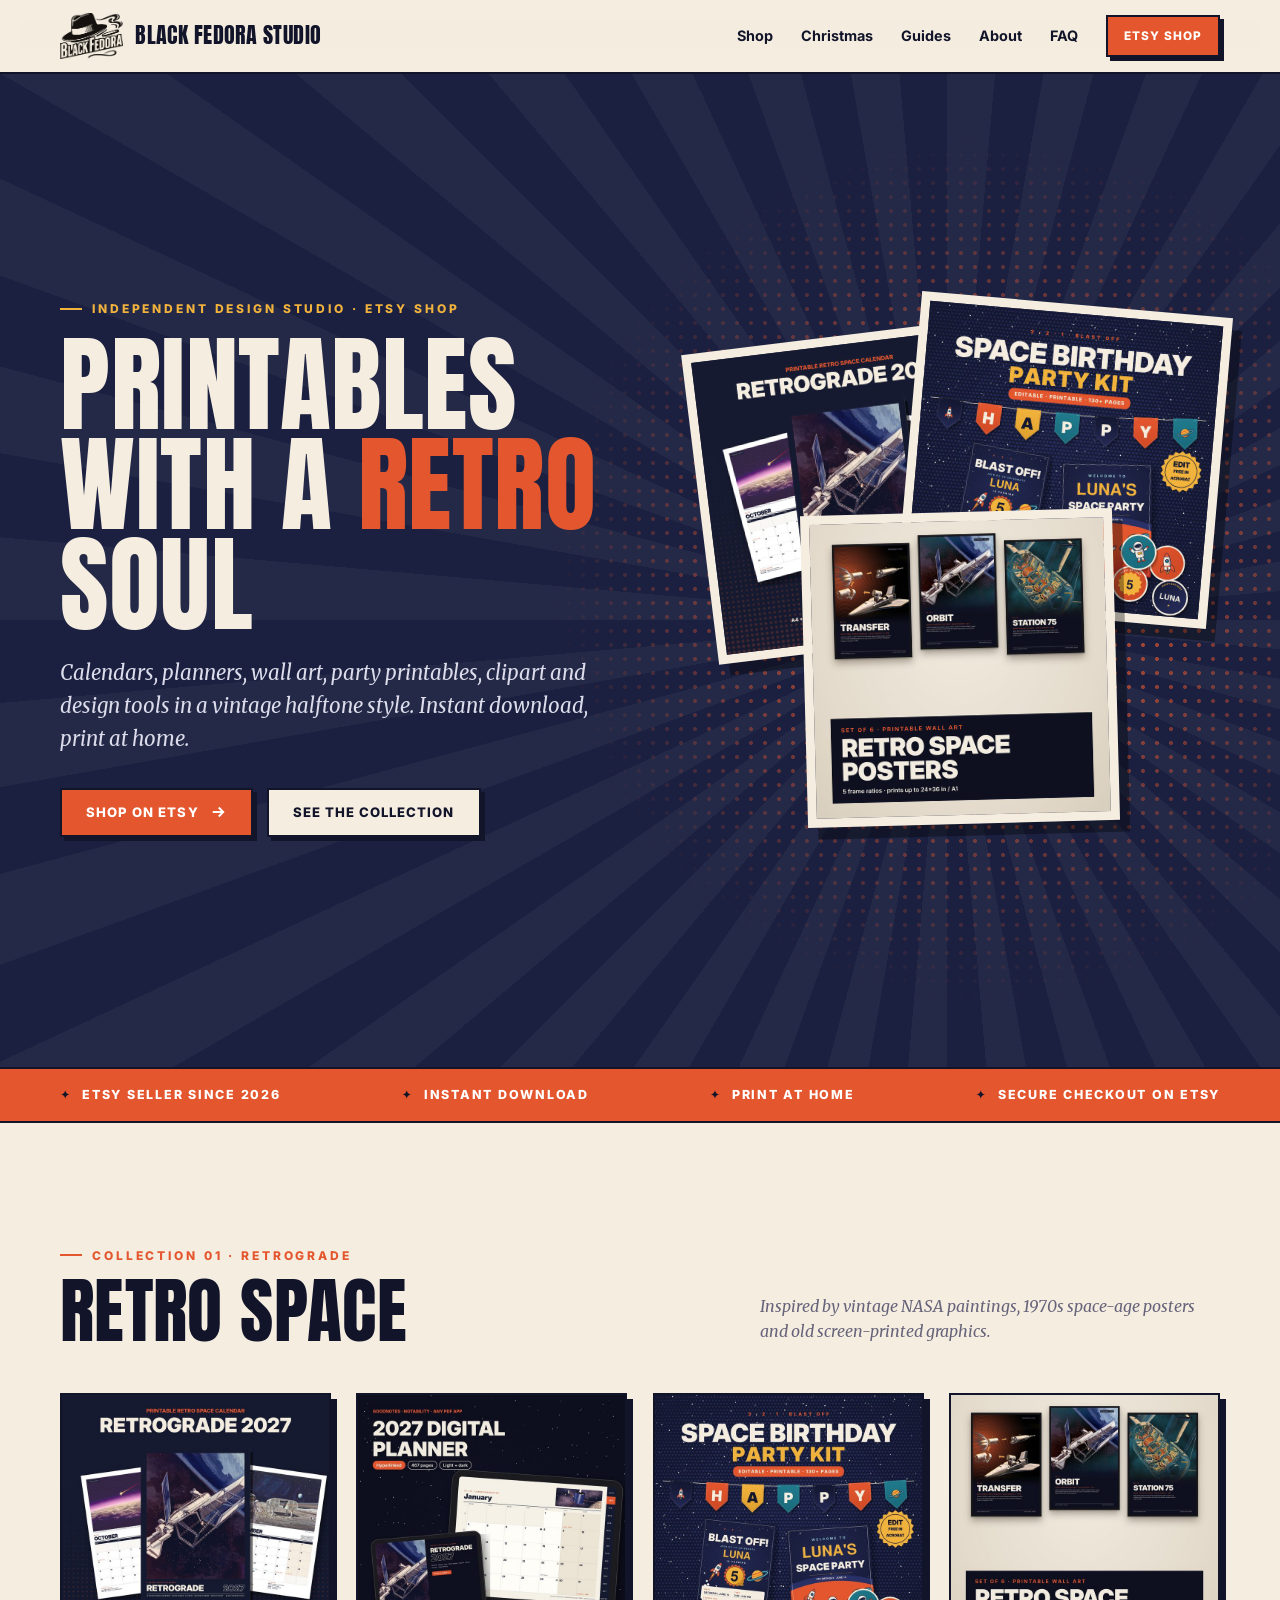
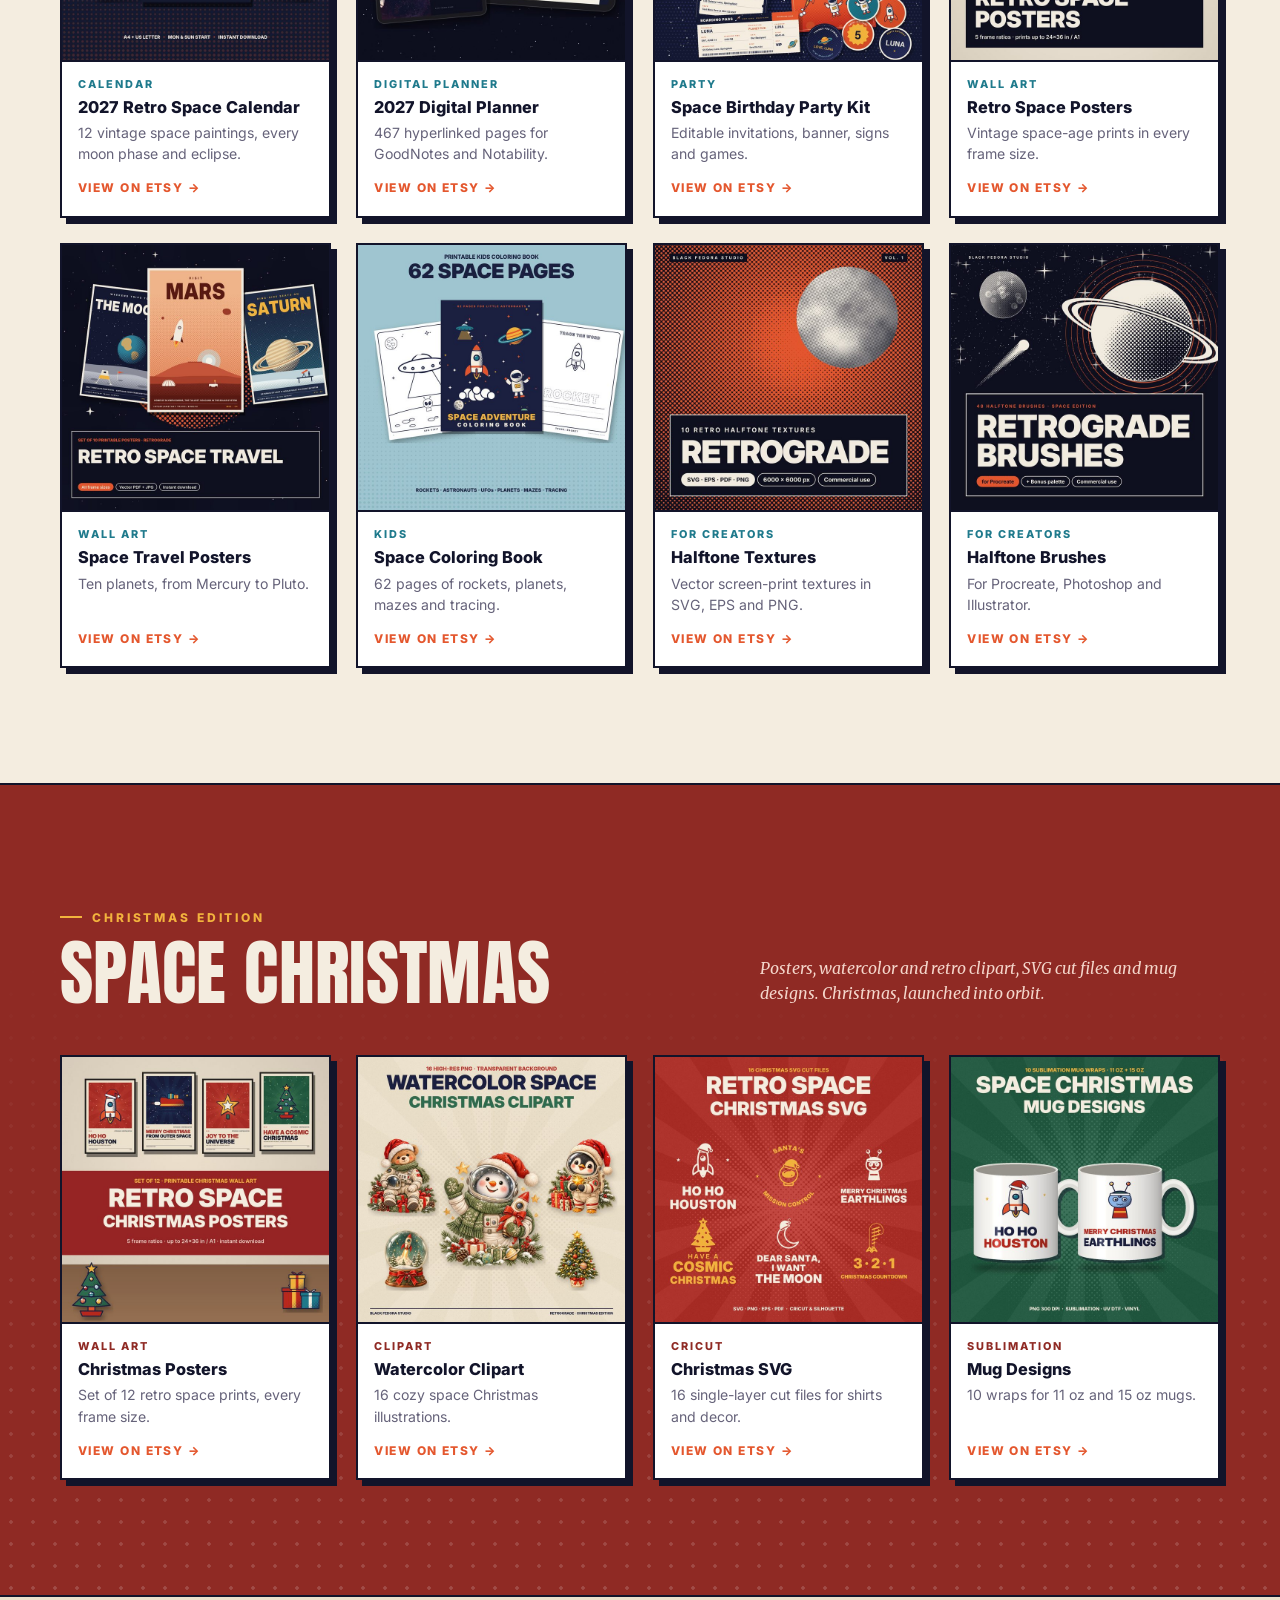
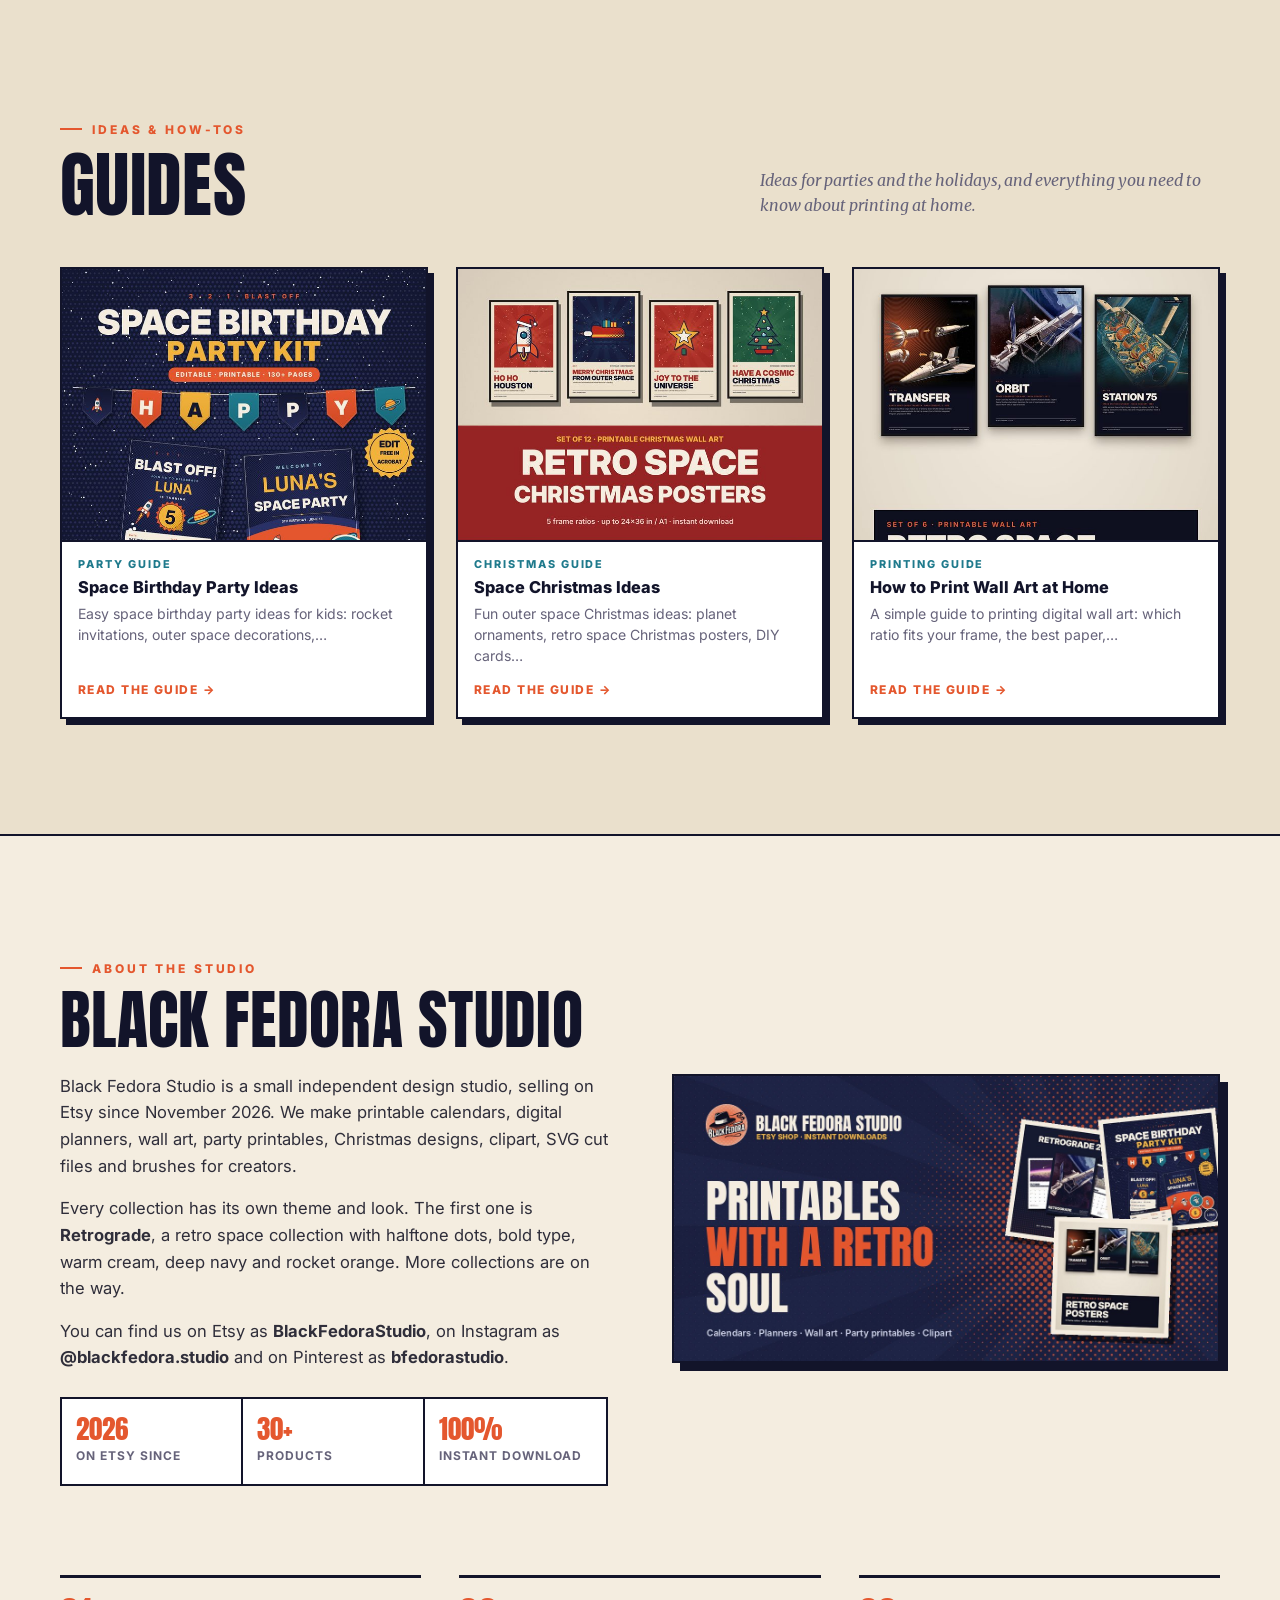
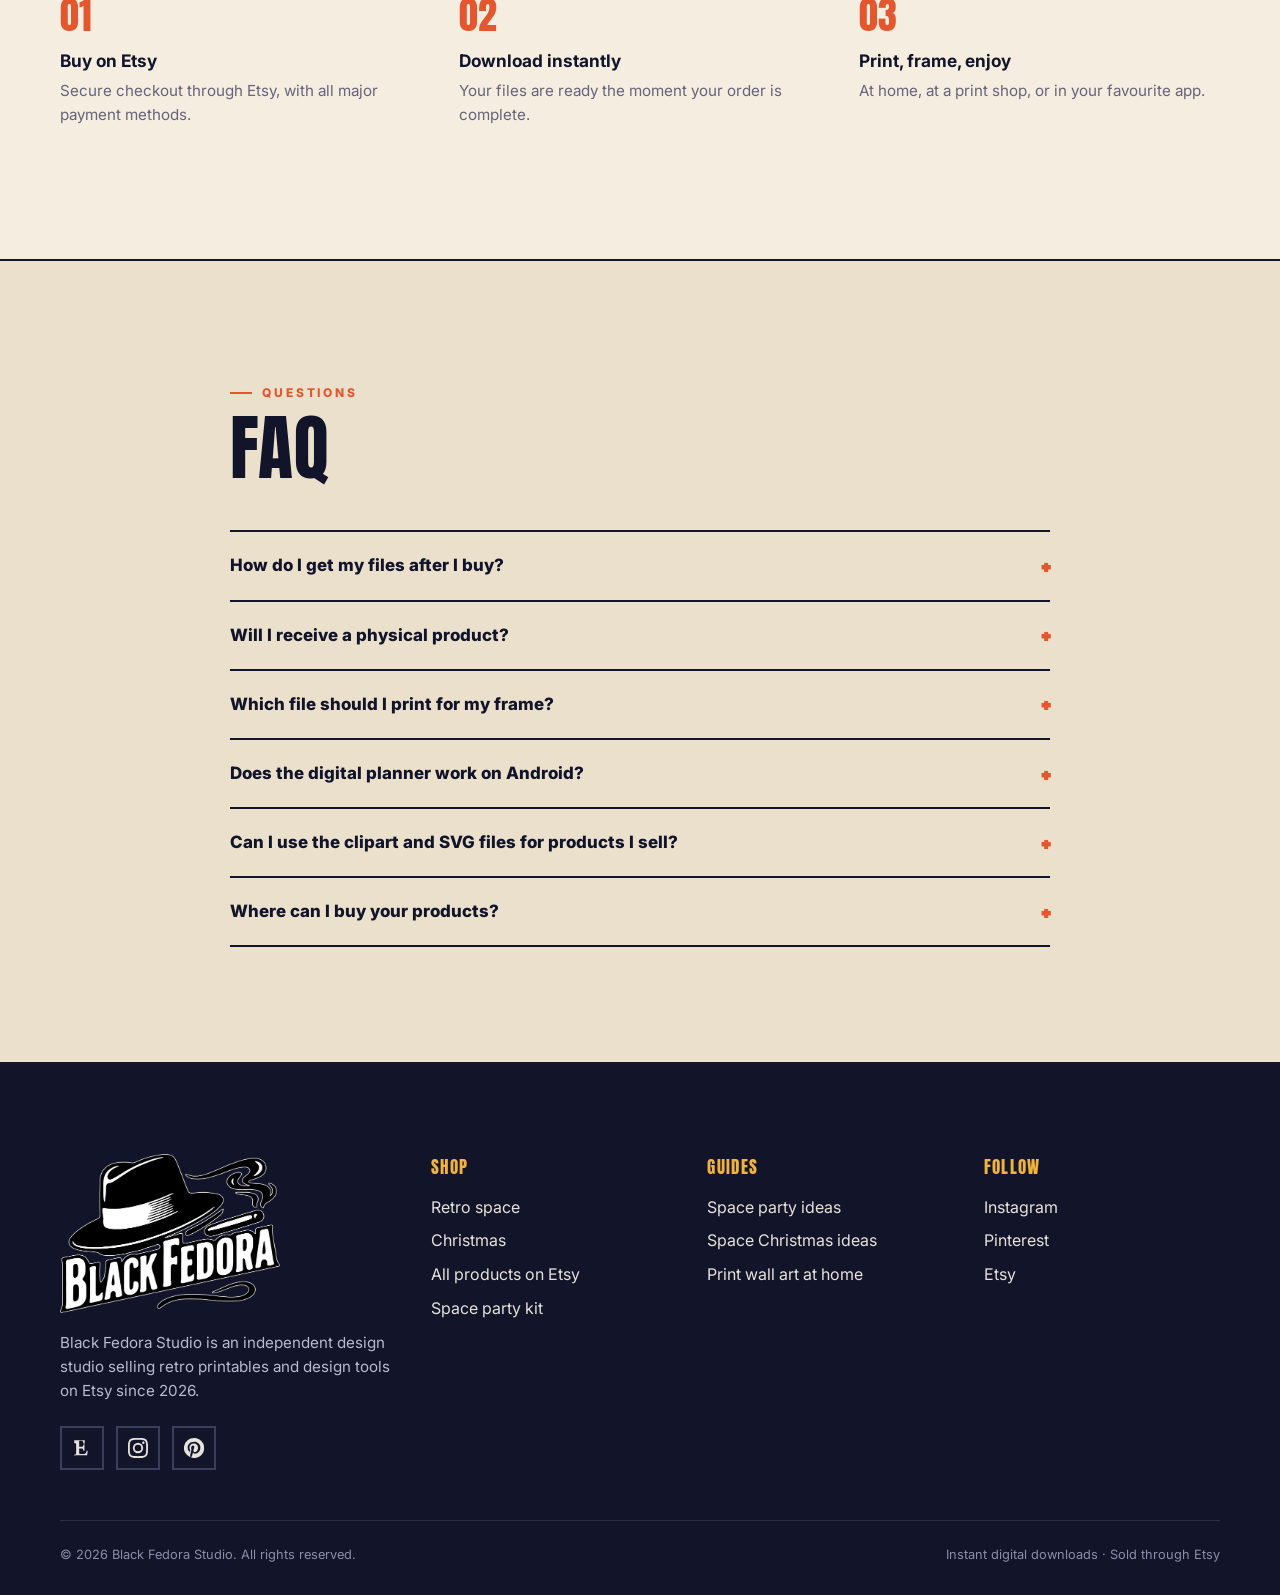
<file: index.html>
<!doctype html>
<html lang="en">
<head>
<meta charset="utf-8">
<meta name="viewport" content="width=device-width, initial-scale=1, viewport-fit=cover">
<title>Black Fedora Studio · Retro Printables, Wall Art & Planners on Etsy</title>
<meta name="description" content="Black Fedora Studio is an Etsy shop for retro printables: 2027 calendars, digital planners, space wall art, birthday party kits, Christmas posters, clipart, SVG cut files and Procreate brushes. Instant download.">
<meta name="author" content="Black Fedora Studio">
<meta name="robots" content="index, follow, max-image-preview:large">
<link rel="canonical" href="https://blackfedorastudio.github.io/">
<meta name="theme-color" content="#1B2040">
<meta property="og:site_name" content="Black Fedora Studio">
<meta property="og:type" content="website">
<meta property="og:title" content="Black Fedora Studio · Retro Printables, Wall Art & Planners on Etsy">
<meta property="og:description" content="Black Fedora Studio is an Etsy shop for retro printables: 2027 calendars, digital planners, space wall art, birthday party kits, Christmas posters, clipart, SVG cut files and Procreate brushes. Instant download.">
<meta property="og:url" content="https://blackfedorastudio.github.io/">
<meta property="og:image" content="https://blackfedorastudio.github.io/img/og.jpg">
<meta property="og:image:width" content="1200"><meta property="og:image:height" content="630">
<meta property="og:image:alt" content="Black Fedora Studio retro printables">
<meta property="og:locale" content="en_US">
<meta name="twitter:card" content="summary_large_image">
<meta name="twitter:title" content="Black Fedora Studio · Retro Printables, Wall Art & Planners on Etsy">
<meta name="twitter:description" content="Black Fedora Studio is an Etsy shop for retro printables: 2027 calendars, digital planners, space wall art, birthday party kits, Christmas posters, clipart, SVG cut files and Procreate brushes. Instant download.">
<meta name="twitter:image" content="https://blackfedorastudio.github.io/img/og.jpg">
<link rel="icon" href="favicon.ico" sizes="any">
<link rel="icon" type="image/png" sizes="32x32" href="img/favicon-32.png">
<link rel="icon" type="image/png" sizes="192x192" href="img/icon-192.png">
<link rel="apple-touch-icon" href="img/apple-touch-icon.png">
<link rel="manifest" href="site.webmanifest">
<link rel="preload" href="fonts/anton.woff" as="font" type="font/woff" crossorigin>
<link rel="preconnect" href="https://fonts.googleapis.com"><link rel="preconnect" href="https://fonts.gstatic.com" crossorigin>
<link href="https://fonts.googleapis.com/css2?family=Inter:wght@400;600;700;800&display=swap" rel="stylesheet">
<link rel="stylesheet" href="style.css">
<script type="application/ld+json">{"@context": "https://schema.org", "@type": "OnlineStore", "@id": "https://blackfedorastudio.github.io/#org", "name": "Black Fedora Studio", "alternateName": ["BlackFedoraStudio", "Black Fedora"], "url": "https://blackfedorastudio.github.io/", "logo": "https://blackfedorastudio.github.io/img/icon-512.png", "image": "https://blackfedorastudio.github.io/img/og.jpg", "description": "Black Fedora Studio is an independent design studio and Etsy seller since 2026, selling instant digital downloads: printable calendars, digital planners, wall art, party printables, Christmas designs, clipart, SVG cut files and halftone brushes.", "foundingDate": "2026-11", "slogan": "Printables with a retro soul", "sameAs": ["https://www.etsy.com/shop/BlackFedoraStudio", "https://www.instagram.com/blackfedora.studio/", "https://gr.pinterest.com/bfedorastudio/"], "knowsAbout": ["Printable wall art", "2027 printable calendar", "Digital planner", "GoodNotes planner", "Space birthday party printables", "Christmas printables", "Clipart", "SVG cut files", "Sublimation designs", "Procreate brushes", "Halftone textures"]}</script><script type="application/ld+json">{"@context": "https://schema.org", "@type": "WebSite", "@id": "https://blackfedorastudio.github.io/#site", "name": "Black Fedora Studio", "url": "https://blackfedorastudio.github.io/", "publisher": {"@id": "https://blackfedorastudio.github.io/#org"}, "inLanguage": "en"}</script><script type="application/ld+json">{"@context": "https://schema.org", "@type": "FAQPage", "mainEntity": [{"@type": "Question", "name": "How do I get my files after I buy?", "acceptedAnswer": {"@type": "Answer", "text": "Etsy gives you a download link right after payment. You can also find your files any time under Purchases in your Etsy account."}}, {"@type": "Question", "name": "Will I receive a physical product?", "acceptedAnswer": {"@type": "Answer", "text": "No. Every product is an instant digital download. You print it at home or at a print shop, or use it in your favourite app."}}, {"@type": "Question", "name": "Which file should I print for my frame?", "acceptedAnswer": {"@type": "Answer", "text": "Our posters come in 5 ratios: 2:3, 3:4, 4:5, 11x14 and ISO A sizes. Pick the one that matches your frame. Our printing guide explains it step by step."}}, {"@type": "Question", "name": "Does the digital planner work on Android?", "acceptedAnswer": {"@type": "Answer", "text": "Yes. It is a hyperlinked PDF that works in GoodNotes and Notability on iPad, and in PDF apps like Xodo on Android tablets."}}, {"@type": "Question", "name": "Can I use the clipart and SVG files for products I sell?", "acceptedAnswer": {"@type": "Answer", "text": "Yes. Our clipart, SVG and mug designs include commercial use on physical products, up to 500 sales per design. You cannot resell or share the digital files themselves."}}, {"@type": "Question", "name": "Where can I buy your products?", "acceptedAnswer": {"@type": "Answer", "text": "All our products are sold through our Etsy shop, Black Fedora Studio, with secure checkout and instant download."}}]}</script><script type="application/ld+json">{"@context": "https://schema.org", "@type": "ItemList", "name": "Black Fedora Studio products", "itemListElement": [{"@type": "ListItem", "position": 1, "name": "2027 Retro Space Calendar", "url": "https://www.etsy.com/shop/BlackFedoraStudio"}, {"@type": "ListItem", "position": 2, "name": "2027 Digital Planner", "url": "https://www.etsy.com/shop/BlackFedoraStudio"}, {"@type": "ListItem", "position": 3, "name": "Space Birthday Party Kit", "url": "https://www.etsy.com/listing/4614165206"}, {"@type": "ListItem", "position": 4, "name": "Retro Space Posters", "url": "https://www.etsy.com/shop/BlackFedoraStudio"}, {"@type": "ListItem", "position": 5, "name": "Space Travel Posters", "url": "https://www.etsy.com/shop/BlackFedoraStudio"}, {"@type": "ListItem", "position": 6, "name": "Space Coloring Book", "url": "https://www.etsy.com/shop/BlackFedoraStudio"}, {"@type": "ListItem", "position": 7, "name": "Halftone Textures", "url": "https://www.etsy.com/shop/BlackFedoraStudio"}, {"@type": "ListItem", "position": 8, "name": "Halftone Brushes", "url": "https://www.etsy.com/shop/BlackFedoraStudio"}]}</script>
</head>
<body>
<a class="skip" href="#main">Skip to content</a>
<header class="top"><div class="wrap nav">
 <a class="brand" href="./" aria-label="Black Fedora Studio home"><img src="img/logo.png" alt="Black Fedora Studio logo" width="64" height="46"><span>Black Fedora Studio</span></a>
 <input type="checkbox" id="nav-toggle" aria-label="Open menu">
 <label class="burger" for="nav-toggle" aria-label="Menu"><span></span></label>
 <nav class="drawer" aria-label="Main"><ul class="menu"><li><a href="./#shop">Shop</a></li><li><a href="./#christmas">Christmas</a></li><li><a href="./#guides">Guides</a></li><li><a href="./#about">About</a></li><li><a href="./#faq">FAQ</a></li></ul>
 <a class="btn" href="https://www.etsy.com/shop/BlackFedoraStudio" target="_blank" rel="noopener">Visit our Etsy shop</a></nav>
 <a class="btn" href="https://www.etsy.com/shop/BlackFedoraStudio" target="_blank" rel="noopener">Etsy shop</a>
</div></header>
<main id="main">
<section class="hero" aria-labelledby="hero-title"><div class="wrap">
 <div>
  <span class="kicker">Independent design studio · Etsy shop</span>
  <h1 id="hero-title" class="display">Printables with a <em>retro</em> soul</h1>
  <p class="lede">Calendars, planners, wall art, party printables, clipart and design tools in a vintage halftone style. Instant download, print at home.</p>
  <div class="ctas"><a class="btn" href="https://www.etsy.com/shop/BlackFedoraStudio" target="_blank" rel="noopener">Shop on Etsy <svg viewBox="0 0 24 24" aria-hidden="true" fill="none" stroke="currentColor" stroke-width="2.5"><path d="M5 12h14M13 6l6 6-6 6"/></svg></a><a class="btn ghost" href="#shop">See the collection</a></div>
 </div>
 <div class="collage">
  <img src="img/calendar.jpg" alt="Retrograde 2027 printable calendar" width="720" height="720">
  <img src="img/party.jpg" alt="Space birthday party kit" width="720" height="720">
  <img src="img/posters.jpg" alt="Retro space posters" width="720" height="720">
 </div>
</div></section>
<div class="strip"><div class="wrap"><ul><li>Etsy seller since 2026</li><li>Instant download</li><li>Print at home</li><li>Secure checkout on Etsy</li></ul></div></div>

<section id="shop" aria-labelledby="shop-title"><div class="wrap">
 <div class="head"><div><span class="kicker">Collection 01 · Retrograde</span><h2 id="shop-title" class="display">Retro space</h2></div>
 <p>Inspired by vintage NASA paintings, 1970s space-age posters and old screen-printed graphics.</p></div>
 <div class="grid"><a class="card" href="https://www.etsy.com/shop/BlackFedoraStudio" target="_blank" rel="noopener"><img src="img/calendar.jpg" alt="2027 retro space printable wall calendar" width="720" height="720" loading="lazy"><div class="meta"><span class="tag">Calendar</span><h3>2027 Retro Space Calendar</h3><p>12 vintage space paintings, every moon phase and eclipse.</p><span class="go">View on Etsy →</span></div></a><a class="card" href="https://www.etsy.com/shop/BlackFedoraStudio" target="_blank" rel="noopener"><img src="img/planner.jpg" alt="2027 hyperlinked digital planner for GoodNotes" width="720" height="720" loading="lazy"><div class="meta"><span class="tag">Digital planner</span><h3>2027 Digital Planner</h3><p>467 hyperlinked pages for GoodNotes and Notability.</p><span class="go">View on Etsy →</span></div></a><a class="card" href="https://www.etsy.com/listing/4614165206" target="_blank" rel="noopener"><img src="img/party.jpg" alt="Editable space birthday party kit" width="720" height="720" loading="lazy"><div class="meta"><span class="tag">Party</span><h3>Space Birthday Party Kit</h3><p>Editable invitations, banner, signs and games.</p><span class="go">View on Etsy →</span></div></a><a class="card" href="https://www.etsy.com/shop/BlackFedoraStudio" target="_blank" rel="noopener"><img src="img/posters.jpg" alt="Retro space poster set of 6" width="720" height="720" loading="lazy"><div class="meta"><span class="tag">Wall art</span><h3>Retro Space Posters</h3><p>Vintage space-age prints in every frame size.</p><span class="go">View on Etsy →</span></div></a><a class="card" href="https://www.etsy.com/shop/BlackFedoraStudio" target="_blank" rel="noopener"><img src="img/travel.jpg" alt="Retro space travel posters set of 10" width="720" height="720" loading="lazy"><div class="meta"><span class="tag">Wall art</span><h3>Space Travel Posters</h3><p>Ten planets, from Mercury to Pluto.</p><span class="go">View on Etsy →</span></div></a><a class="card" href="https://www.etsy.com/shop/BlackFedoraStudio" target="_blank" rel="noopener"><img src="img/coloring.jpg" alt="Space coloring book for kids" width="720" height="720" loading="lazy"><div class="meta"><span class="tag">Kids</span><h3>Space Coloring Book</h3><p>62 pages of rockets, planets, mazes and tracing.</p><span class="go">View on Etsy →</span></div></a><a class="card" href="https://www.etsy.com/shop/BlackFedoraStudio" target="_blank" rel="noopener"><img src="img/textures.jpg" alt="Retro halftone textures pack" width="720" height="720" loading="lazy"><div class="meta"><span class="tag">For creators</span><h3>Halftone Textures</h3><p>Vector screen-print textures in SVG, EPS and PNG.</p><span class="go">View on Etsy →</span></div></a><a class="card" href="https://www.etsy.com/shop/BlackFedoraStudio" target="_blank" rel="noopener"><img src="img/brushes.jpg" alt="Halftone brushes for Procreate" width="720" height="720" loading="lazy"><div class="meta"><span class="tag">For creators</span><h3>Halftone Brushes</h3><p>For Procreate, Photoshop and Illustrator.</p><span class="go">View on Etsy →</span></div></a></div>
</div></section>

<section id="christmas" class="xmas" aria-labelledby="xmas-title"><div class="wrap">
 <div class="head"><div><span class="kicker">Christmas edition</span><h2 id="xmas-title" class="display">Space Christmas</h2></div>
 <p>Posters, watercolor and retro clipart, SVG cut files and mug designs. Christmas, launched into orbit.</p></div>
 <div class="grid"><a class="card" href="https://www.etsy.com/shop/BlackFedoraStudio" target="_blank" rel="noopener"><img src="img/xmas_posters.jpg" alt="Retro space Christmas posters" width="720" height="720" loading="lazy"><div class="meta"><span class="tag">Wall art</span><h3>Christmas Posters</h3><p>Set of 12 retro space prints, every frame size.</p><span class="go">View on Etsy →</span></div></a><a class="card" href="https://www.etsy.com/shop/BlackFedoraStudio" target="_blank" rel="noopener"><img src="img/xmas_wc.jpg" alt="Watercolor space Christmas clipart" width="720" height="720" loading="lazy"><div class="meta"><span class="tag">Clipart</span><h3>Watercolor Clipart</h3><p>16 cozy space Christmas illustrations.</p><span class="go">View on Etsy →</span></div></a><a class="card" href="https://www.etsy.com/shop/BlackFedoraStudio" target="_blank" rel="noopener"><img src="img/xmas_svg.jpg" alt="Space Christmas SVG cut files" width="720" height="720" loading="lazy"><div class="meta"><span class="tag">Cricut</span><h3>Christmas SVG</h3><p>16 single-layer cut files for shirts and decor.</p><span class="go">View on Etsy →</span></div></a><a class="card" href="https://www.etsy.com/shop/BlackFedoraStudio" target="_blank" rel="noopener"><img src="img/xmas_mugs.jpg" alt="Space Christmas mug sublimation designs" width="720" height="720" loading="lazy"><div class="meta"><span class="tag">Sublimation</span><h3>Mug Designs</h3><p>10 wraps for 11 oz and 15 oz mugs.</p><span class="go">View on Etsy →</span></div></a></div>
</div></section>

<section id="guides" class="guides" aria-labelledby="guides-title"><div class="wrap">
 <div class="head"><div><span class="kicker">Ideas & how-tos</span><h2 id="guides-title" class="display">Guides</h2></div>
 <p>Ideas for parties and the holidays, and everything you need to know about printing at home.</p></div>
 <div class="cards3"><a class="card" href="space-birthday-party-ideas.html"><img src="img/party.jpg" alt="Space Birthday Party Ideas" width="720" height="720" loading="lazy"><div class="meta"><span class="tag">Party guide</span><h3>Space Birthday Party Ideas</h3><p>Easy space birthday party ideas for kids: rocket invitations, outer space decorations,…</p><span class="go">Read the guide →</span></div></a><a class="card" href="space-christmas-ideas.html"><img src="img/xmas_posters.jpg" alt="Space Christmas Ideas" width="720" height="720" loading="lazy"><div class="meta"><span class="tag">Christmas guide</span><h3>Space Christmas Ideas</h3><p>Fun outer space Christmas ideas: planet ornaments, retro space Christmas posters, DIY cards…</p><span class="go">Read the guide →</span></div></a><a class="card" href="how-to-print-wall-art-at-home.html"><img src="img/posters.jpg" alt="How to Print Wall Art at Home" width="720" height="720" loading="lazy"><div class="meta"><span class="tag">Printing guide</span><h3>How to Print Wall Art at Home</h3><p>A simple guide to printing digital wall art: which ratio fits your frame, the best paper,…</p><span class="go">Read the guide →</span></div></a></div>
</div></section>

<section id="about" class="about" aria-labelledby="about-title"><div class="wrap">
 <div>
  <span class="kicker">About the studio</span>
  <h2 id="about-title" class="display">Black Fedora Studio</h2>
  <p>Black Fedora Studio is a small independent design studio, selling on Etsy since November 2026. We make printable calendars, digital planners, wall art, party printables, Christmas designs, clipart, SVG cut files and brushes for creators.</p>
  <p>Every collection has its own theme and look. The first one is <b>Retrograde</b>, a retro space collection with halftone dots, bold type, warm cream, deep navy and rocket orange. More collections are on the way.</p>
  <p>You can find us on Etsy as <b>BlackFedoraStudio</b>, on Instagram as <b>@blackfedora.studio</b> and on Pinterest as <b>bfedorastudio</b>.</p>
  <div class="facts"><div><b>2026</b><span>On Etsy since</span></div><div><b>30+</b><span>Products</span></div><div><b>100%</b><span>Instant download</span></div></div>
 </div>
 <figure><img src="img/og.jpg" alt="Black Fedora Studio collections" width="1200" height="630"></figure>
</div>
<div class="wrap steps-wrap"><div class="steps">
 <div class="step"><b>01</b><h3>Buy on Etsy</h3><p>Secure checkout through Etsy, with all major payment methods.</p></div>
 <div class="step"><b>02</b><h3>Download instantly</h3><p>Your files are ready the moment your order is complete.</p></div>
 <div class="step"><b>03</b><h3>Print, frame, enjoy</h3><p>At home, at a print shop, or in your favourite app.</p></div>
</div></div></section>

<section id="faq" class="guides" aria-labelledby="faq-title" style="border-top:2px solid var(--ink)"><div class="wrap faq-wrap">
 <div class="head"><div><span class="kicker">Questions</span><h2 id="faq-title" class="display">FAQ</h2></div></div>
 <div class="faq"><details><summary>How do I get my files after I buy?</summary><p>Etsy gives you a download link right after payment. You can also find your files any time under Purchases in your Etsy account.</p></details><details><summary>Will I receive a physical product?</summary><p>No. Every product is an instant digital download. You print it at home or at a print shop, or use it in your favourite app.</p></details><details><summary>Which file should I print for my frame?</summary><p>Our posters come in 5 ratios: 2:3, 3:4, 4:5, 11x14 and ISO A sizes. Pick the one that matches your frame. Our printing guide explains it step by step.</p></details><details><summary>Does the digital planner work on Android?</summary><p>Yes. It is a hyperlinked PDF that works in GoodNotes and Notability on iPad, and in PDF apps like Xodo on Android tablets.</p></details><details><summary>Can I use the clipart and SVG files for products I sell?</summary><p>Yes. Our clipart, SVG and mug designs include commercial use on physical products, up to 500 sales per design. You cannot resell or share the digital files themselves.</p></details><details><summary>Where can I buy your products?</summary><p>All our products are sold through our Etsy shop, Black Fedora Studio, with secure checkout and instant download.</p></details></div>
</div></section></main>
<footer><div class="wrap">
 <div class="foot">
  <div><img class="logo" src="img/logo-white.png" alt="Black Fedora Studio" width="220" height="160">
   <p>Black Fedora Studio is an independent design studio selling retro printables and design tools on Etsy since 2026.</p>
   <div class="social">
    <a href="https://www.etsy.com/shop/BlackFedoraStudio" target="_blank" rel="noopener" aria-label="Black Fedora Studio on Etsy"><svg viewBox="0 0 24 24" aria-hidden="true"><path d="M8.6 4.5v6.2s2.2 0 3.3-.1c.9-.1 1.4-.6 1.5-1.3l.4-1.6h1.3l-.2 3.8.1 3.9h-1.3l-.3-1.4c-.3-1.1-.9-1.3-1.5-1.4-.8-.1-3.3-.1-3.3-.1v5.3c0 1 .5 1.5 1.7 1.5h3.6c1.1 0 2.3-.1 3-1.8l.9-2.1h1.1c-.1.5-.6 4.6-.7 5.5 0 0-4.2-.1-6-.1H6.1l-3.4.1v-.9l1.1-.2c.8-.2 1-.3 1.1-1 0 0 .1-2.2.1-5.8s0-5.8-.1-5.8c-.1-.7-.3-.9-1.1-1l-1.1-.2V2.7l3.4.1h6.1c1.2 0 3.2-.2 3.2-.2s-.1 1.3-.3 4.4h-1.2l-.4-1.6c-.4-1.7-1-2-2.3-2H9.1c-.4 0-.5.1-.5 1.1z"/></svg></a>
    <a href="https://www.instagram.com/blackfedora.studio/" target="_blank" rel="noopener" aria-label="Black Fedora Studio on Instagram"><svg viewBox="0 0 24 24" aria-hidden="true"><path d="M12 2.2c3.2 0 3.6 0 4.8.1 3.3.1 4.8 1.7 4.9 4.9.1 1.3.1 1.6.1 4.8s0 3.6-.1 4.8c-.1 3.2-1.7 4.8-4.9 4.9-1.3.1-1.6.1-4.8.1s-3.6 0-4.8-.1c-3.3-.1-4.8-1.7-4.9-4.9C2.2 15.6 2.2 15.2 2.2 12s0-3.6.1-4.8C2.4 3.9 3.9 2.4 7.2 2.3 8.4 2.2 8.8 2.2 12 2.2zM12 0C8.7 0 8.3 0 7.1.1 2.7.3.3 2.7.1 7.1 0 8.3 0 8.7 0 12s0 3.7.1 4.9c.2 4.4 2.6 6.8 7 7 1.2.1 1.6.1 4.9.1s3.7 0 4.9-.1c4.4-.2 6.8-2.6 7-7 .1-1.2.1-1.6.1-4.9s0-3.7-.1-4.9c-.2-4.4-2.6-6.8-7-7C15.7 0 15.3 0 12 0zm0 5.8a6.2 6.2 0 1 0 0 12.4 6.2 6.2 0 0 0 0-12.4zM12 16a4 4 0 1 1 0-8 4 4 0 0 1 0 8zm6.4-11.8a1.4 1.4 0 1 0 0 2.9 1.4 1.4 0 0 0 0-2.9z"/></svg></a>
    <a href="https://gr.pinterest.com/bfedorastudio/" target="_blank" rel="noopener" aria-label="Black Fedora Studio on Pinterest"><svg viewBox="0 0 24 24" aria-hidden="true"><path d="M12 0a12 12 0 0 0-4.4 23.2c-.1-.9-.2-2.4 0-3.4l1.4-6s-.4-.7-.4-1.8c0-1.7 1-2.9 2.2-2.9 1 0 1.5.8 1.5 1.7 0 1-.7 2.6-1 4-.3 1.2.6 2.2 1.8 2.2 2.1 0 3.8-2.2 3.8-5.5 0-2.9-2.1-4.9-5-4.9-3.4 0-5.4 2.6-5.4 5.2 0 1 .4 2.1.9 2.7.1.1.1.2.1.3l-.3 1.4c-.1.2-.2.3-.4.2-1.5-.7-2.4-2.9-2.4-4.6 0-3.8 2.7-7.2 7.9-7.2 4.1 0 7.3 2.9 7.3 6.9 0 4.1-2.6 7.4-6.2 7.4-1.2 0-2.4-.6-2.7-1.4l-.7 2.8c-.3 1-1 2.3-1.5 3.1A12 12 0 1 0 12 0z"/></svg></a>
   </div></div>
  <div><h4>Shop</h4><ul><li><a href="./#shop">Retro space</a></li><li><a href="./#christmas">Christmas</a></li><li><a href="https://www.etsy.com/shop/BlackFedoraStudio" target="_blank" rel="noopener">All products on Etsy</a></li><li><a href="https://www.etsy.com/listing/4614165206" target="_blank" rel="noopener">Space party kit</a></li></ul></div>
  <div><h4>Guides</h4><ul><li><a href="space-birthday-party-ideas.html">Space party ideas</a></li><li><a href="space-christmas-ideas.html">Space Christmas ideas</a></li><li><a href="how-to-print-wall-art-at-home.html">Print wall art at home</a></li></ul></div>
  <div><h4>Follow</h4><ul><li><a href="https://www.instagram.com/blackfedora.studio/" target="_blank" rel="noopener">Instagram</a></li><li><a href="https://gr.pinterest.com/bfedorastudio/" target="_blank" rel="noopener">Pinterest</a></li><li><a href="https://www.etsy.com/shop/BlackFedoraStudio" target="_blank" rel="noopener">Etsy</a></li></ul></div>
 </div>
 <div class="legal"><span>© 2026 Black Fedora Studio. All rights reserved.</span><span>Instant digital downloads · Sold through Etsy</span></div>
</div></footer>
</body>
</html>
</file>
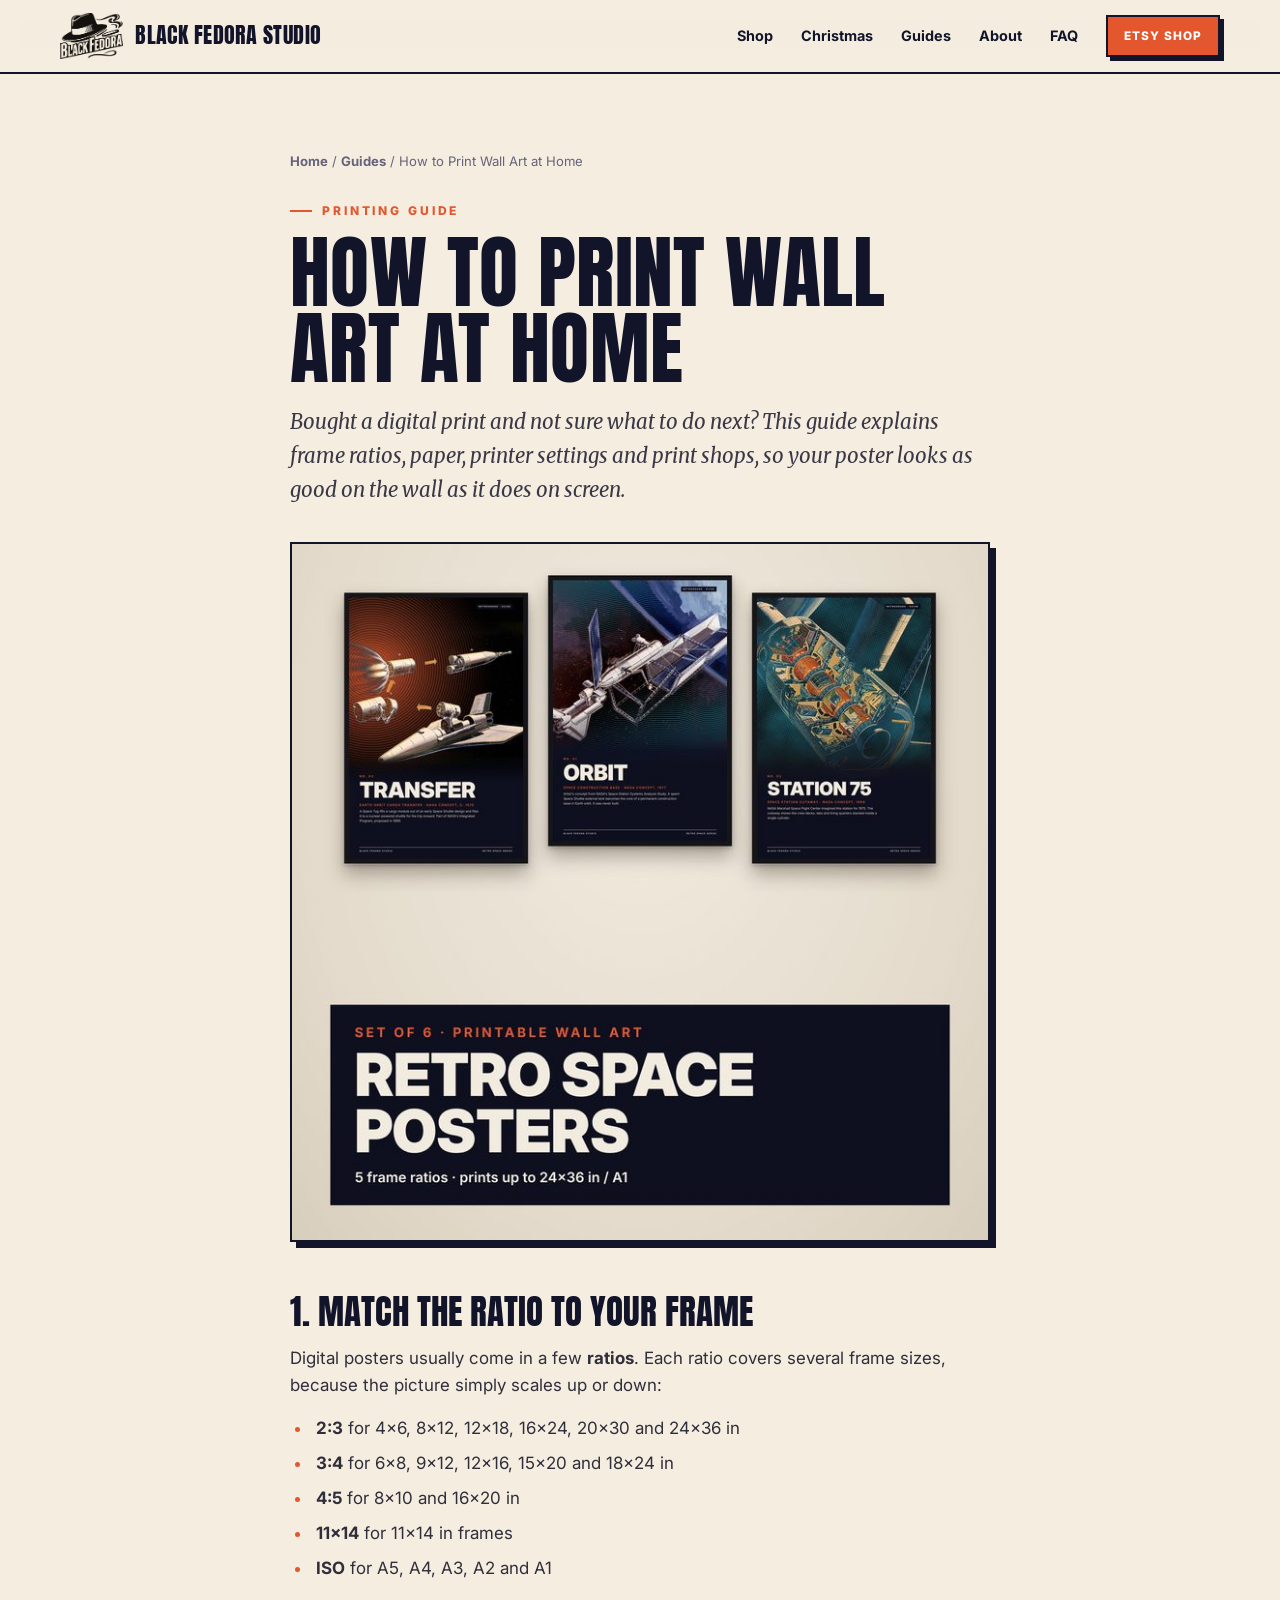
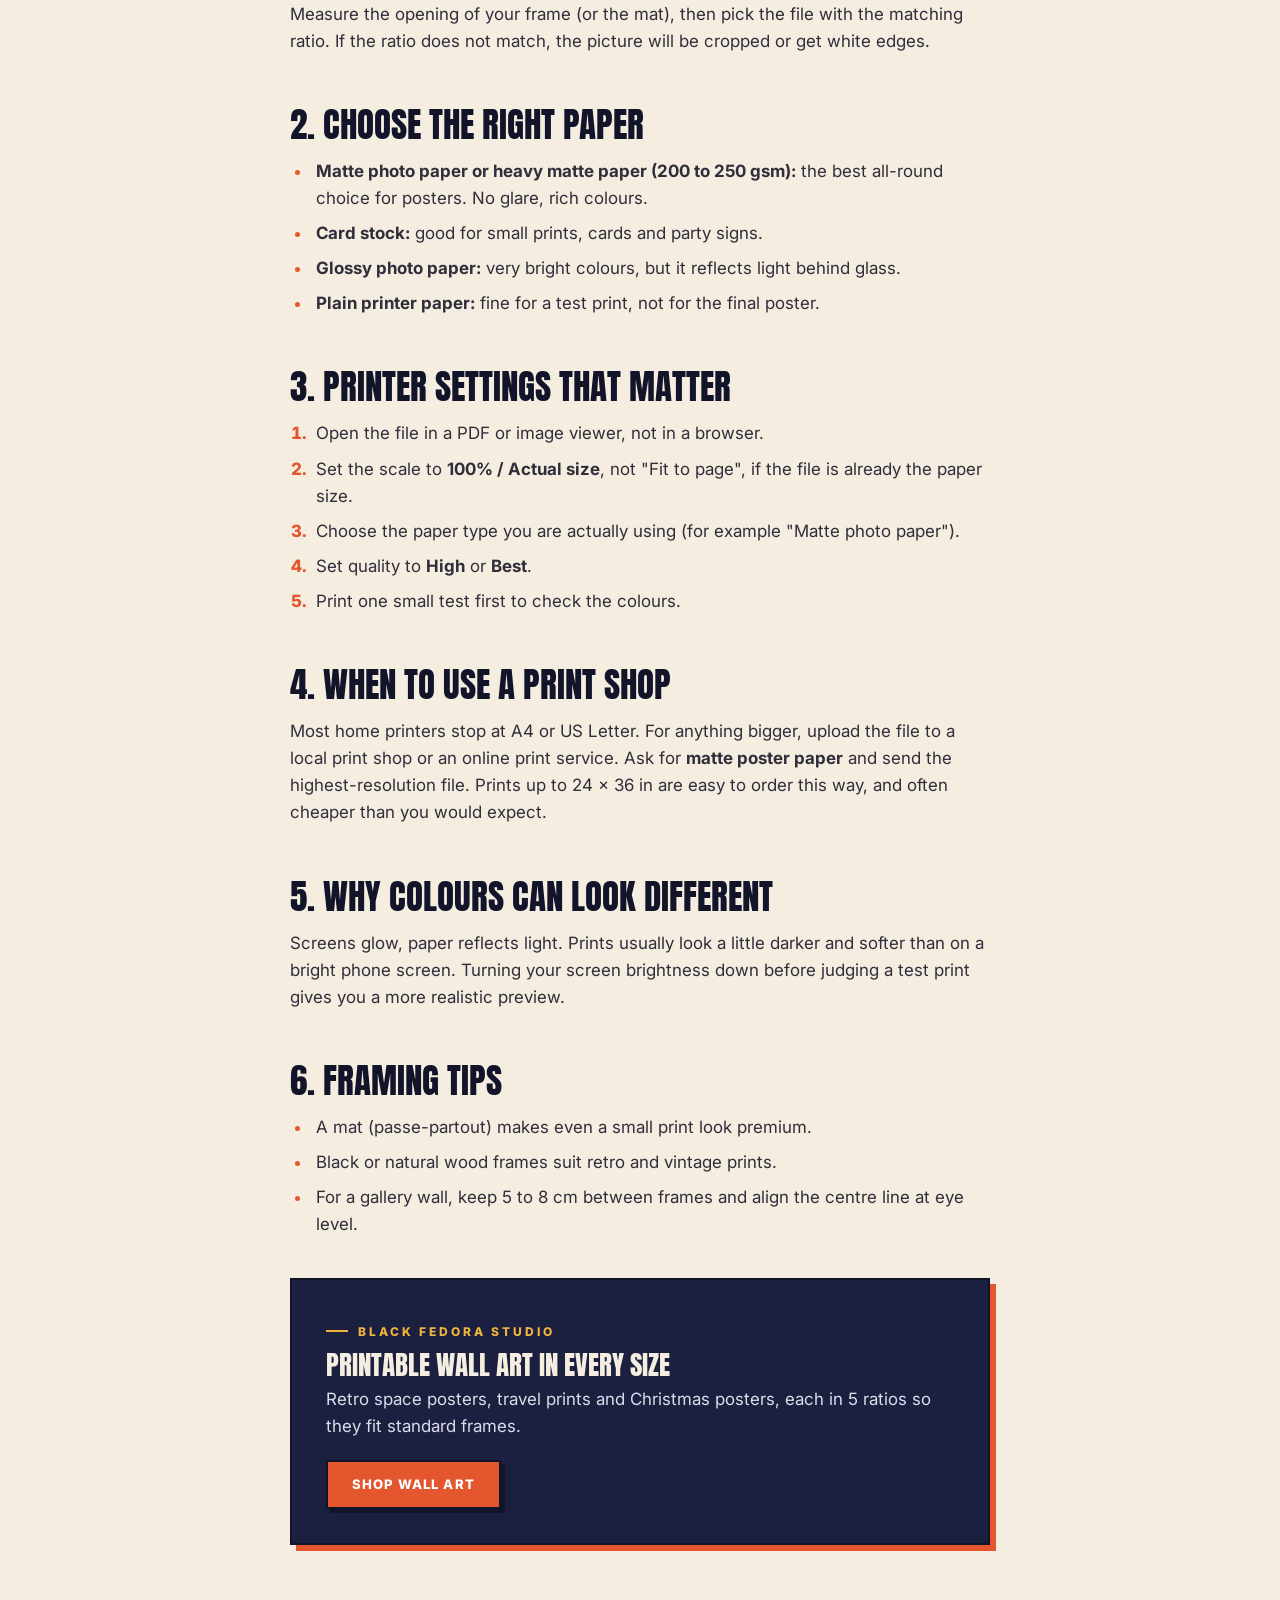
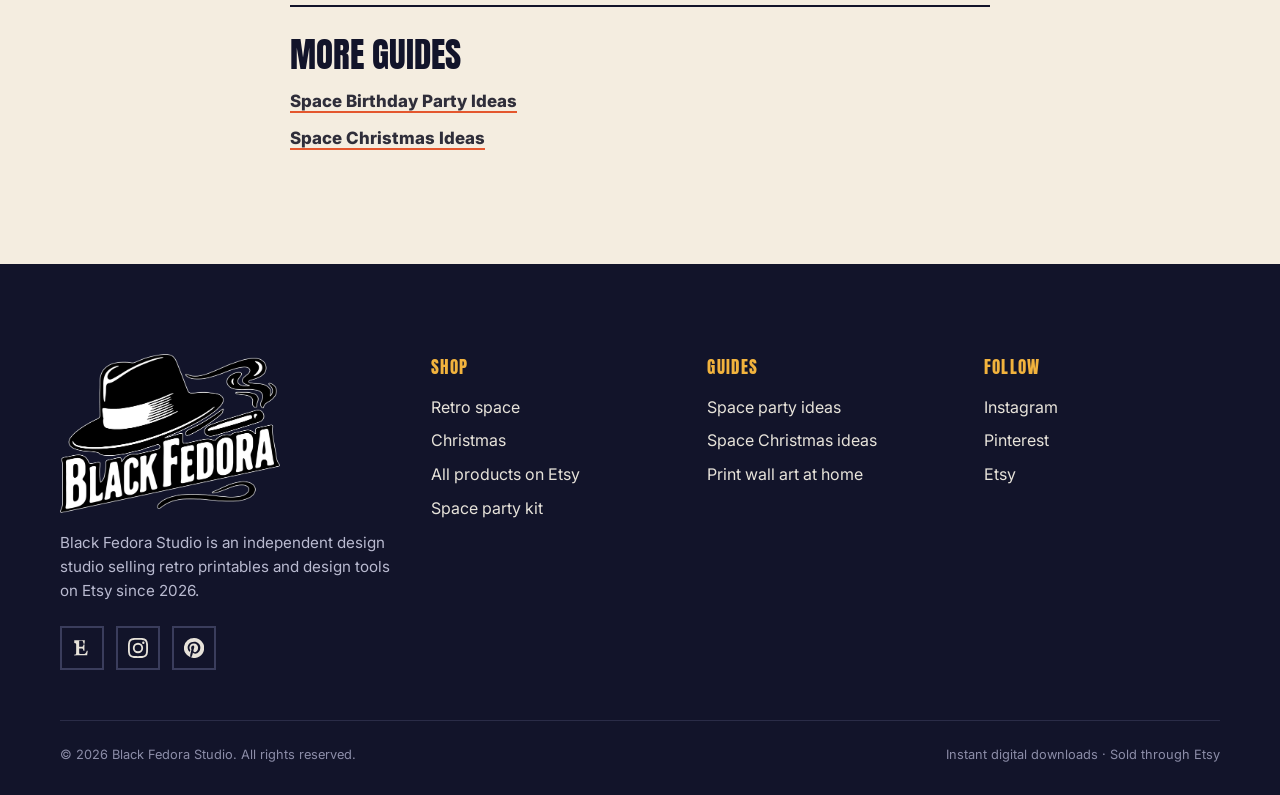
<file: how-to-print-wall-art-at-home.html>
<!doctype html>
<html lang="en">
<head>
<meta charset="utf-8">
<meta name="viewport" content="width=device-width, initial-scale=1, viewport-fit=cover">
<title>How to Print Wall Art at Home: Frame Sizes, Paper & Printer Settings | Black Fedora Studio</title>
<meta name="description" content="A simple guide to printing digital wall art: which ratio fits your frame, the best paper, printer settings, print shops and framing tips for a gallery wall.">
<meta name="author" content="Black Fedora Studio">
<meta name="robots" content="index, follow, max-image-preview:large">
<link rel="canonical" href="https://blackfedorastudio.github.io/how-to-print-wall-art-at-home.html">
<meta name="theme-color" content="#1B2040">
<meta property="og:site_name" content="Black Fedora Studio">
<meta property="og:type" content="article">
<meta property="og:title" content="How to Print Wall Art at Home: Frame Sizes, Paper & Printer Settings | Black Fedora Studio">
<meta property="og:description" content="A simple guide to printing digital wall art: which ratio fits your frame, the best paper, printer settings, print shops and framing tips for a gallery wall.">
<meta property="og:url" content="https://blackfedorastudio.github.io/how-to-print-wall-art-at-home.html">
<meta property="og:image" content="https://blackfedorastudio.github.io/img/og.jpg">
<meta property="og:image:width" content="1200"><meta property="og:image:height" content="630">
<meta property="og:image:alt" content="Black Fedora Studio retro printables">
<meta property="og:locale" content="en_US">
<meta name="twitter:card" content="summary_large_image">
<meta name="twitter:title" content="How to Print Wall Art at Home: Frame Sizes, Paper & Printer Settings | Black Fedora Studio">
<meta name="twitter:description" content="A simple guide to printing digital wall art: which ratio fits your frame, the best paper, printer settings, print shops and framing tips for a gallery wall.">
<meta name="twitter:image" content="https://blackfedorastudio.github.io/img/og.jpg">
<link rel="icon" href="favicon.ico" sizes="any">
<link rel="icon" type="image/png" sizes="32x32" href="img/favicon-32.png">
<link rel="icon" type="image/png" sizes="192x192" href="img/icon-192.png">
<link rel="apple-touch-icon" href="img/apple-touch-icon.png">
<link rel="manifest" href="site.webmanifest">
<link rel="preload" href="fonts/anton.woff" as="font" type="font/woff" crossorigin>
<link rel="preconnect" href="https://fonts.googleapis.com"><link rel="preconnect" href="https://fonts.gstatic.com" crossorigin>
<link href="https://fonts.googleapis.com/css2?family=Inter:wght@400;600;700;800&display=swap" rel="stylesheet">
<link rel="stylesheet" href="style.css">
<script type="application/ld+json">{"@context": "https://schema.org", "@type": "OnlineStore", "@id": "https://blackfedorastudio.github.io/#org", "name": "Black Fedora Studio", "alternateName": ["BlackFedoraStudio", "Black Fedora"], "url": "https://blackfedorastudio.github.io/", "logo": "https://blackfedorastudio.github.io/img/icon-512.png", "image": "https://blackfedorastudio.github.io/img/og.jpg", "description": "Black Fedora Studio is an independent design studio and Etsy seller since 2026, selling instant digital downloads: printable calendars, digital planners, wall art, party printables, Christmas designs, clipart, SVG cut files and halftone brushes.", "foundingDate": "2026-11", "slogan": "Printables with a retro soul", "sameAs": ["https://www.etsy.com/shop/BlackFedoraStudio", "https://www.instagram.com/blackfedora.studio/", "https://gr.pinterest.com/bfedorastudio/"], "knowsAbout": ["Printable wall art", "2027 printable calendar", "Digital planner", "GoodNotes planner", "Space birthday party printables", "Christmas printables", "Clipart", "SVG cut files", "Sublimation designs", "Procreate brushes", "Halftone textures"]}</script><script type="application/ld+json">{"@context": "https://schema.org", "@type": "Article", "headline": "How to Print Wall Art at Home", "description": "A simple guide to printing digital wall art: which ratio fits your frame, the best paper, printer settings, print shops and framing tips for a gallery wall.", "image": ["https://blackfedorastudio.github.io/img/posters.jpg"], "datePublished": "2026-11-10", "dateModified": "2026-11-10", "author": {"@type": "Organization", "name": "Black Fedora Studio", "url": "https://blackfedorastudio.github.io/"}, "publisher": {"@id": "https://blackfedorastudio.github.io/#org"}, "mainEntityOfPage": "https://blackfedorastudio.github.io/how-to-print-wall-art-at-home.html", "inLanguage": "en"}</script><script type="application/ld+json">{"@context": "https://schema.org", "@type": "BreadcrumbList", "itemListElement": [{"@type": "ListItem", "position": 1, "name": "Home", "item": "https://blackfedorastudio.github.io/"}, {"@type": "ListItem", "position": 2, "name": "Guides", "item": "https://blackfedorastudio.github.io/#guides"}, {"@type": "ListItem", "position": 3, "name": "How to Print Wall Art at Home", "item": "https://blackfedorastudio.github.io/how-to-print-wall-art-at-home.html"}]}</script>
</head>
<body>
<a class="skip" href="#main">Skip to content</a>
<header class="top"><div class="wrap nav">
 <a class="brand" href="./" aria-label="Black Fedora Studio home"><img src="img/logo.png" alt="Black Fedora Studio logo" width="64" height="46"><span>Black Fedora Studio</span></a>
 <input type="checkbox" id="nav-toggle" aria-label="Open menu">
 <label class="burger" for="nav-toggle" aria-label="Menu"><span></span></label>
 <nav class="drawer" aria-label="Main"><ul class="menu"><li><a href="./#shop">Shop</a></li><li><a href="./#christmas">Christmas</a></li><li><a href="./#guides">Guides</a></li><li><a href="./#about">About</a></li><li><a href="./#faq">FAQ</a></li></ul>
 <a class="btn" href="https://www.etsy.com/shop/BlackFedoraStudio" target="_blank" rel="noopener">Visit our Etsy shop</a></nav>
 <a class="btn" href="https://www.etsy.com/shop/BlackFedoraStudio" target="_blank" rel="noopener">Etsy shop</a>
</div></header>
<main id="main">
<article class="article">
 <nav class="crumbs" aria-label="Breadcrumb"><a href="./">Home</a> / <a href="./#guides">Guides</a> / How to Print Wall Art at Home</nav>
 <span class="kicker">Printing guide</span>
 <h1 class="display">How to Print Wall Art at Home</h1>
 <p class="lead">Bought a digital print and not sure what to do next? This guide explains frame ratios, paper, printer settings and print shops, so your poster looks as good on the wall as it does on screen.</p>
 <figure><img src="img/posters.jpg" alt="How to Print Wall Art at Home" width="720" height="720"></figure>
 <h2>1. Match the ratio to your frame</h2>
<p>Digital posters usually come in a few <b>ratios</b>. Each ratio covers several frame sizes, because the picture simply scales up or down:</p>
<ul><li><b>2:3</b> for 4x6, 8x12, 12x18, 16x24, 20x30 and 24x36 in</li>
<li><b>3:4</b> for 6x8, 9x12, 12x16, 15x20 and 18x24 in</li>
<li><b>4:5</b> for 8x10 and 16x20 in</li>
<li><b>11x14</b> for 11x14 in frames</li>
<li><b>ISO</b> for A5, A4, A3, A2 and A1</li></ul>
<p>Measure the opening of your frame (or the mat), then pick the file with the matching ratio. If the ratio does not match, the picture will be cropped or get white edges.</p>
<h2>2. Choose the right paper</h2>
<ul><li><b>Matte photo paper or heavy matte paper (200 to 250 gsm):</b> the best all-round choice for posters. No glare, rich colours.</li>
<li><b>Card stock:</b> good for small prints, cards and party signs.</li>
<li><b>Glossy photo paper:</b> very bright colours, but it reflects light behind glass.</li>
<li><b>Plain printer paper:</b> fine for a test print, not for the final poster.</li></ul>
<h2>3. Printer settings that matter</h2>
<ol><li>Open the file in a PDF or image viewer, not in a browser.</li>
<li>Set the scale to <b>100% / Actual size</b>, not "Fit to page", if the file is already the paper size.</li>
<li>Choose the paper type you are actually using (for example "Matte photo paper").</li>
<li>Set quality to <b>High</b> or <b>Best</b>.</li>
<li>Print one small test first to check the colours.</li></ol>
<h2>4. When to use a print shop</h2>
<p>Most home printers stop at A4 or US Letter. For anything bigger, upload the file to a local print shop or an online print service. Ask for <b>matte poster paper</b> and send the highest-resolution file. Prints up to 24 x 36 in are easy to order this way, and often cheaper than you would expect.</p>
<h2>5. Why colours can look different</h2>
<p>Screens glow, paper reflects light. Prints usually look a little darker and softer than on a bright phone screen. Turning your screen brightness down before judging a test print gives you a more realistic preview.</p>
<h2>6. Framing tips</h2>
<ul><li>A mat (passe-partout) makes even a small print look premium.</li>
<li>Black or natural wood frames suit retro and vintage prints.</li>
<li>For a gallery wall, keep 5 to 8 cm between frames and align the centre line at eye level.</li></ul>
<div class="callout"><div class="kicker">Black Fedora Studio</div><h3>Printable wall art in every size</h3><p>Retro space posters, travel prints and Christmas posters, each in 5 ratios so they fit standard frames.</p><a class="btn" href="https://www.etsy.com/shop/BlackFedoraStudio" target="_blank" rel="noopener">Shop wall art</a></div>
 <aside class="related"><h2>More guides</h2><ul><li><a href="space-birthday-party-ideas.html">Space Birthday Party Ideas</a></li><li><a href="space-christmas-ideas.html">Space Christmas Ideas</a></li></ul></aside>
</article></main>
<footer><div class="wrap">
 <div class="foot">
  <div><img class="logo" src="img/logo-white.png" alt="Black Fedora Studio" width="220" height="160">
   <p>Black Fedora Studio is an independent design studio selling retro printables and design tools on Etsy since 2026.</p>
   <div class="social">
    <a href="https://www.etsy.com/shop/BlackFedoraStudio" target="_blank" rel="noopener" aria-label="Black Fedora Studio on Etsy"><svg viewBox="0 0 24 24" aria-hidden="true"><path d="M8.6 4.5v6.2s2.2 0 3.3-.1c.9-.1 1.4-.6 1.5-1.3l.4-1.6h1.3l-.2 3.8.1 3.9h-1.3l-.3-1.4c-.3-1.1-.9-1.3-1.5-1.4-.8-.1-3.3-.1-3.3-.1v5.3c0 1 .5 1.5 1.7 1.5h3.6c1.1 0 2.3-.1 3-1.8l.9-2.1h1.1c-.1.5-.6 4.6-.7 5.5 0 0-4.2-.1-6-.1H6.1l-3.4.1v-.9l1.1-.2c.8-.2 1-.3 1.1-1 0 0 .1-2.2.1-5.8s0-5.8-.1-5.8c-.1-.7-.3-.9-1.1-1l-1.1-.2V2.7l3.4.1h6.1c1.2 0 3.2-.2 3.2-.2s-.1 1.3-.3 4.4h-1.2l-.4-1.6c-.4-1.7-1-2-2.3-2H9.1c-.4 0-.5.1-.5 1.1z"/></svg></a>
    <a href="https://www.instagram.com/blackfedora.studio/" target="_blank" rel="noopener" aria-label="Black Fedora Studio on Instagram"><svg viewBox="0 0 24 24" aria-hidden="true"><path d="M12 2.2c3.2 0 3.6 0 4.8.1 3.3.1 4.8 1.7 4.9 4.9.1 1.3.1 1.6.1 4.8s0 3.6-.1 4.8c-.1 3.2-1.7 4.8-4.9 4.9-1.3.1-1.6.1-4.8.1s-3.6 0-4.8-.1c-3.3-.1-4.8-1.7-4.9-4.9C2.2 15.6 2.2 15.2 2.2 12s0-3.6.1-4.8C2.4 3.9 3.9 2.4 7.2 2.3 8.4 2.2 8.8 2.2 12 2.2zM12 0C8.7 0 8.3 0 7.1.1 2.7.3.3 2.7.1 7.1 0 8.3 0 8.7 0 12s0 3.7.1 4.9c.2 4.4 2.6 6.8 7 7 1.2.1 1.6.1 4.9.1s3.7 0 4.9-.1c4.4-.2 6.8-2.6 7-7 .1-1.2.1-1.6.1-4.9s0-3.7-.1-4.9c-.2-4.4-2.6-6.8-7-7C15.7 0 15.3 0 12 0zm0 5.8a6.2 6.2 0 1 0 0 12.4 6.2 6.2 0 0 0 0-12.4zM12 16a4 4 0 1 1 0-8 4 4 0 0 1 0 8zm6.4-11.8a1.4 1.4 0 1 0 0 2.9 1.4 1.4 0 0 0 0-2.9z"/></svg></a>
    <a href="https://gr.pinterest.com/bfedorastudio/" target="_blank" rel="noopener" aria-label="Black Fedora Studio on Pinterest"><svg viewBox="0 0 24 24" aria-hidden="true"><path d="M12 0a12 12 0 0 0-4.4 23.2c-.1-.9-.2-2.4 0-3.4l1.4-6s-.4-.7-.4-1.8c0-1.7 1-2.9 2.2-2.9 1 0 1.5.8 1.5 1.7 0 1-.7 2.6-1 4-.3 1.2.6 2.2 1.8 2.2 2.1 0 3.8-2.2 3.8-5.5 0-2.9-2.1-4.9-5-4.9-3.4 0-5.4 2.6-5.4 5.2 0 1 .4 2.1.9 2.7.1.1.1.2.1.3l-.3 1.4c-.1.2-.2.3-.4.2-1.5-.7-2.4-2.9-2.4-4.6 0-3.8 2.7-7.2 7.9-7.2 4.1 0 7.3 2.9 7.3 6.9 0 4.1-2.6 7.4-6.2 7.4-1.2 0-2.4-.6-2.7-1.4l-.7 2.8c-.3 1-1 2.3-1.5 3.1A12 12 0 1 0 12 0z"/></svg></a>
   </div></div>
  <div><h4>Shop</h4><ul><li><a href="./#shop">Retro space</a></li><li><a href="./#christmas">Christmas</a></li><li><a href="https://www.etsy.com/shop/BlackFedoraStudio" target="_blank" rel="noopener">All products on Etsy</a></li><li><a href="https://www.etsy.com/listing/4614165206" target="_blank" rel="noopener">Space party kit</a></li></ul></div>
  <div><h4>Guides</h4><ul><li><a href="space-birthday-party-ideas.html">Space party ideas</a></li><li><a href="space-christmas-ideas.html">Space Christmas ideas</a></li><li><a href="how-to-print-wall-art-at-home.html">Print wall art at home</a></li></ul></div>
  <div><h4>Follow</h4><ul><li><a href="https://www.instagram.com/blackfedora.studio/" target="_blank" rel="noopener">Instagram</a></li><li><a href="https://gr.pinterest.com/bfedorastudio/" target="_blank" rel="noopener">Pinterest</a></li><li><a href="https://www.etsy.com/shop/BlackFedoraStudio" target="_blank" rel="noopener">Etsy</a></li></ul></div>
 </div>
 <div class="legal"><span>© 2026 Black Fedora Studio. All rights reserved.</span><span>Instant digital downloads · Sold through Etsy</span></div>
</div></footer>
</body>
</html>
</file>
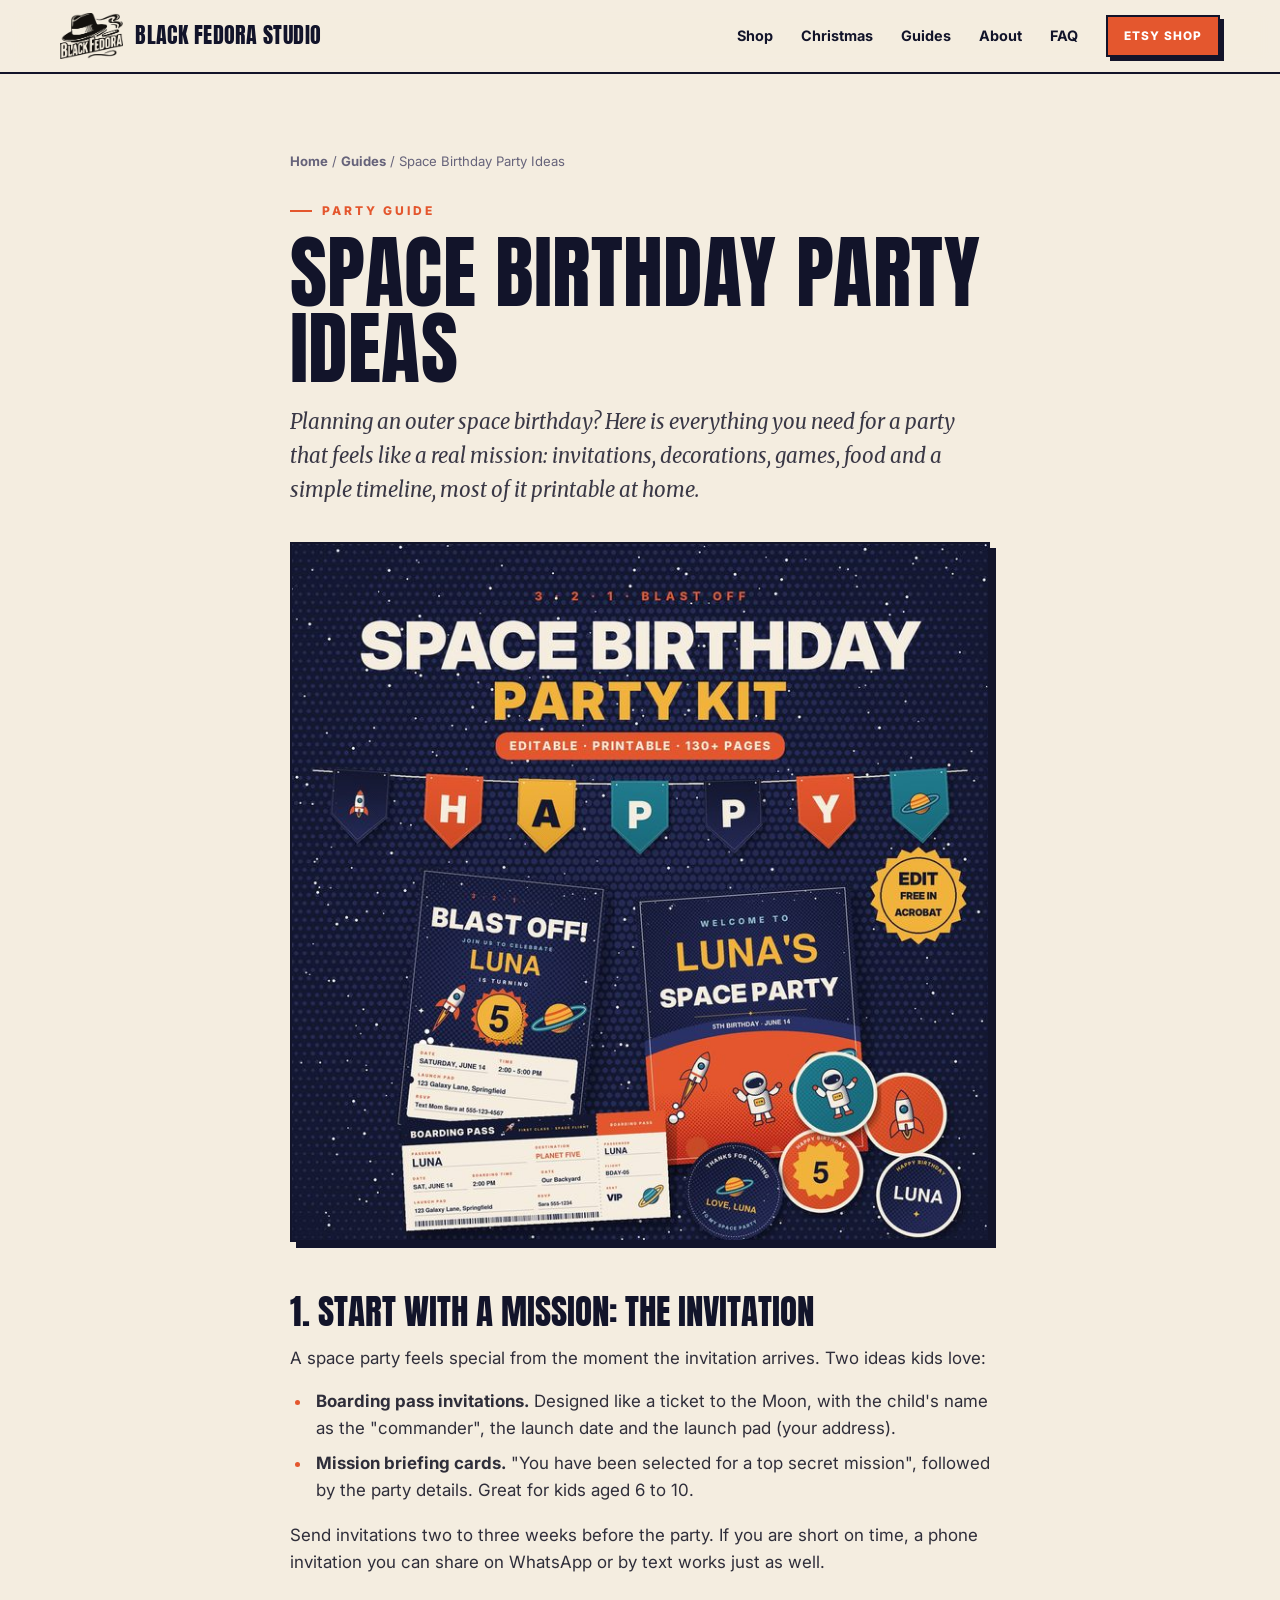
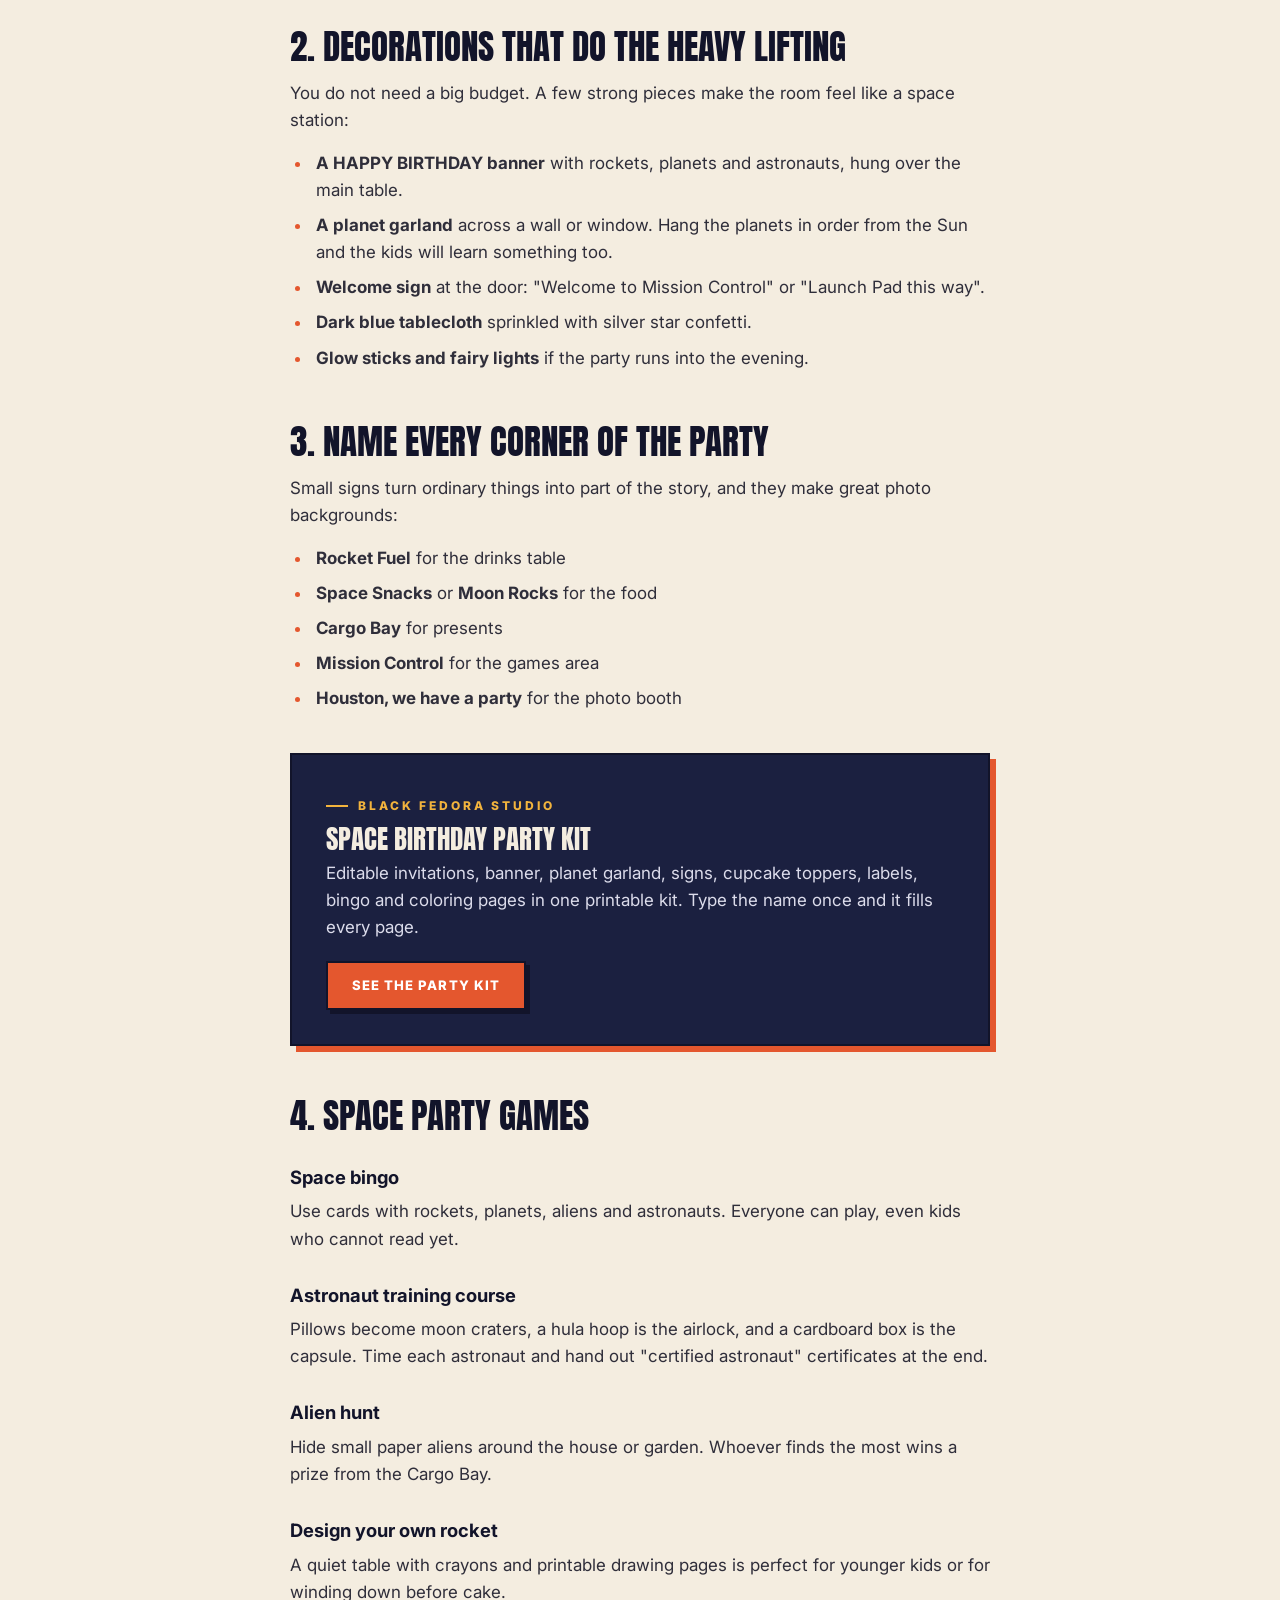
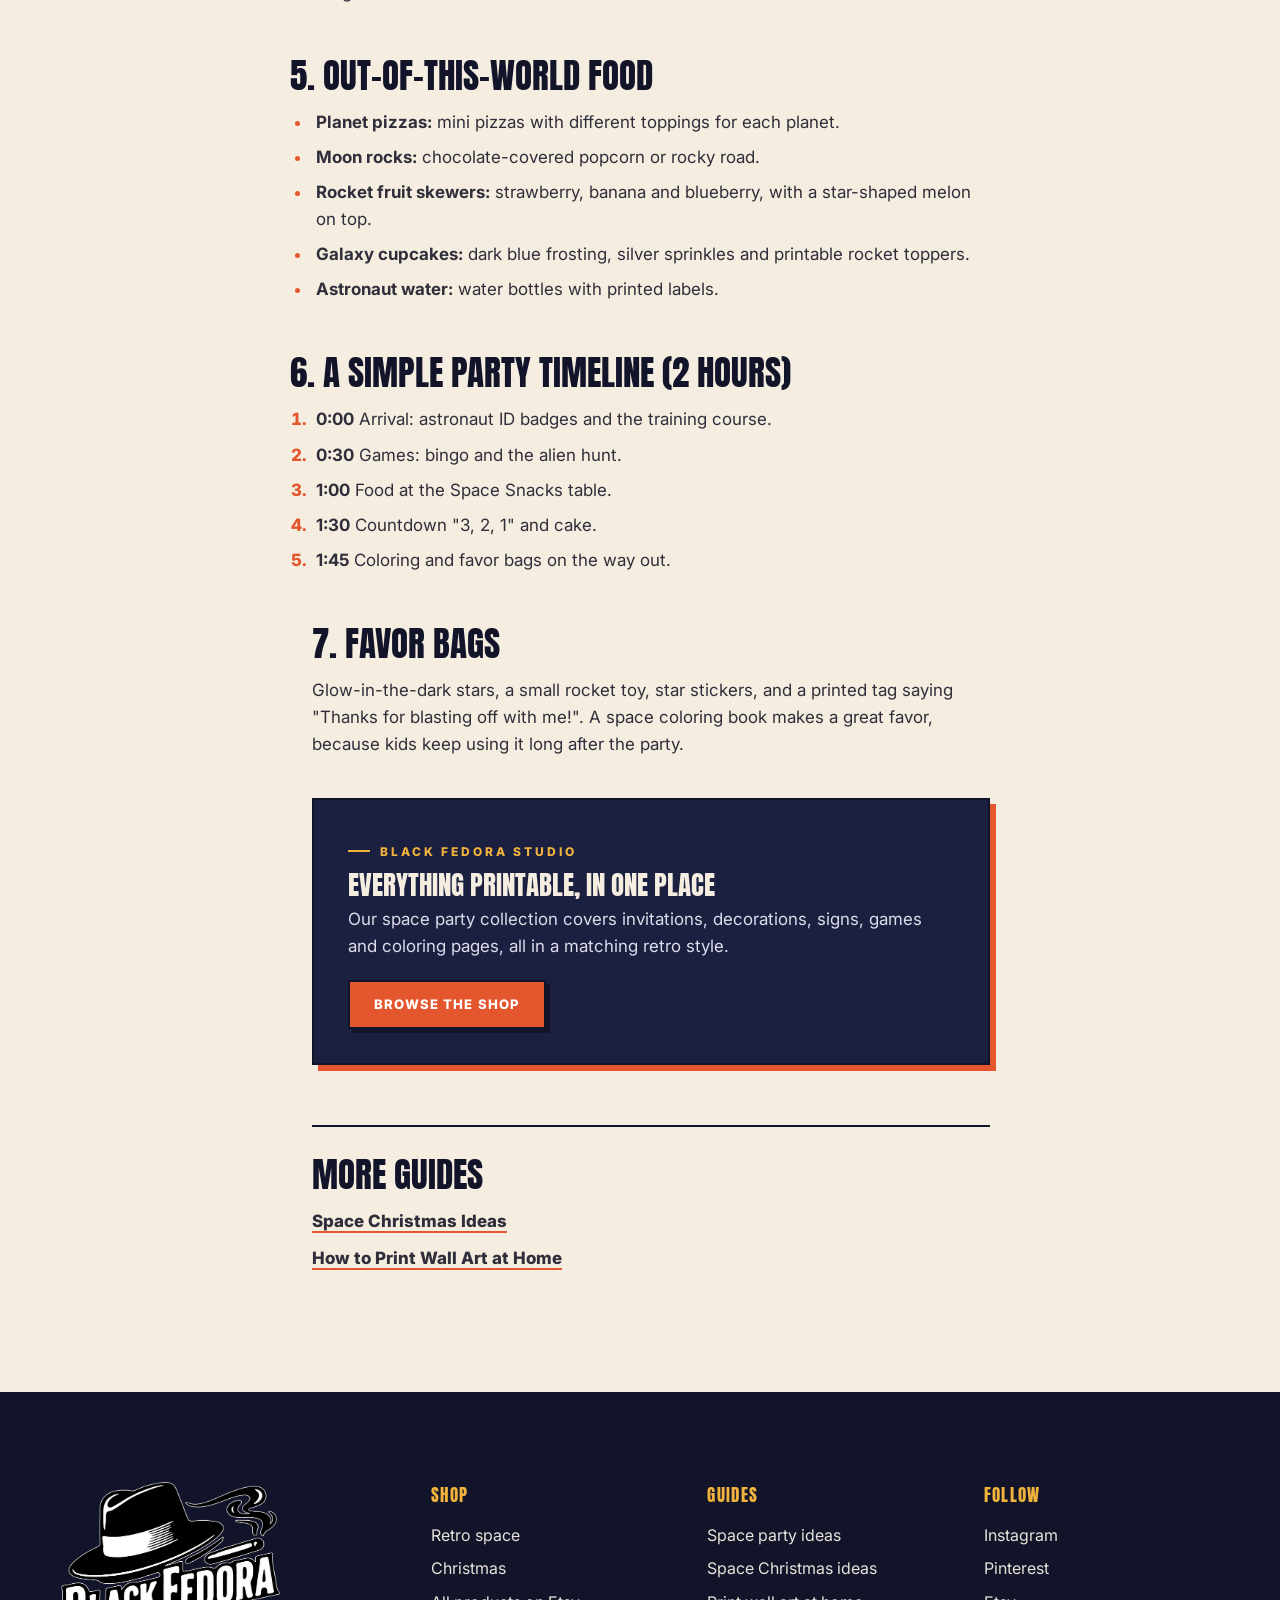
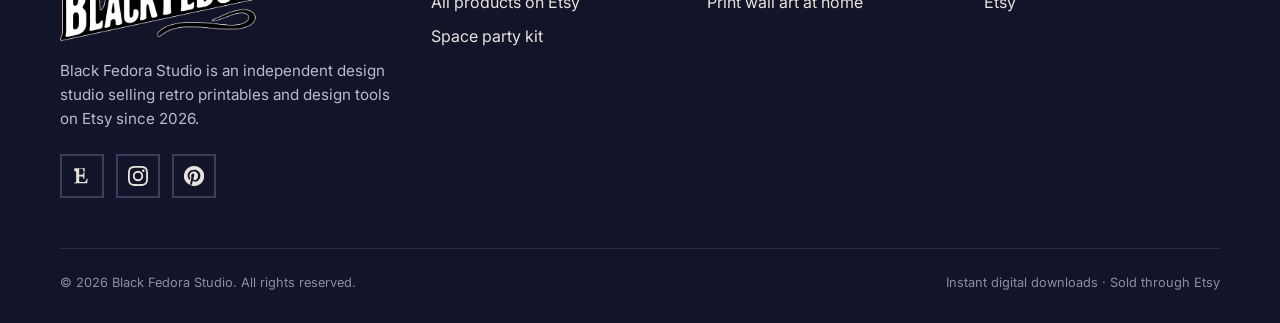
<file: space-birthday-party-ideas.html>
<!doctype html>
<html lang="en">
<head>
<meta charset="utf-8">
<meta name="viewport" content="width=device-width, initial-scale=1, viewport-fit=cover">
<title>Space Birthday Party Ideas: Invitations, Decor, Games & Food | Black Fedora Studio</title>
<meta name="description" content="Easy space birthday party ideas for kids: rocket invitations, outer space decorations, astronaut games, planet snacks, a party timeline and a printable party kit.">
<meta name="author" content="Black Fedora Studio">
<meta name="robots" content="index, follow, max-image-preview:large">
<link rel="canonical" href="https://blackfedorastudio.github.io/space-birthday-party-ideas.html">
<meta name="theme-color" content="#1B2040">
<meta property="og:site_name" content="Black Fedora Studio">
<meta property="og:type" content="article">
<meta property="og:title" content="Space Birthday Party Ideas: Invitations, Decor, Games & Food | Black Fedora Studio">
<meta property="og:description" content="Easy space birthday party ideas for kids: rocket invitations, outer space decorations, astronaut games, planet snacks, a party timeline and a printable party kit.">
<meta property="og:url" content="https://blackfedorastudio.github.io/space-birthday-party-ideas.html">
<meta property="og:image" content="https://blackfedorastudio.github.io/img/og.jpg">
<meta property="og:image:width" content="1200"><meta property="og:image:height" content="630">
<meta property="og:image:alt" content="Black Fedora Studio retro printables">
<meta property="og:locale" content="en_US">
<meta name="twitter:card" content="summary_large_image">
<meta name="twitter:title" content="Space Birthday Party Ideas: Invitations, Decor, Games & Food | Black Fedora Studio">
<meta name="twitter:description" content="Easy space birthday party ideas for kids: rocket invitations, outer space decorations, astronaut games, planet snacks, a party timeline and a printable party kit.">
<meta name="twitter:image" content="https://blackfedorastudio.github.io/img/og.jpg">
<link rel="icon" href="favicon.ico" sizes="any">
<link rel="icon" type="image/png" sizes="32x32" href="img/favicon-32.png">
<link rel="icon" type="image/png" sizes="192x192" href="img/icon-192.png">
<link rel="apple-touch-icon" href="img/apple-touch-icon.png">
<link rel="manifest" href="site.webmanifest">
<link rel="preload" href="fonts/anton.woff" as="font" type="font/woff" crossorigin>
<link rel="preconnect" href="https://fonts.googleapis.com"><link rel="preconnect" href="https://fonts.gstatic.com" crossorigin>
<link href="https://fonts.googleapis.com/css2?family=Inter:wght@400;600;700;800&display=swap" rel="stylesheet">
<link rel="stylesheet" href="style.css">
<script type="application/ld+json">{"@context": "https://schema.org", "@type": "OnlineStore", "@id": "https://blackfedorastudio.github.io/#org", "name": "Black Fedora Studio", "alternateName": ["BlackFedoraStudio", "Black Fedora"], "url": "https://blackfedorastudio.github.io/", "logo": "https://blackfedorastudio.github.io/img/icon-512.png", "image": "https://blackfedorastudio.github.io/img/og.jpg", "description": "Black Fedora Studio is an independent design studio and Etsy seller since 2026, selling instant digital downloads: printable calendars, digital planners, wall art, party printables, Christmas designs, clipart, SVG cut files and halftone brushes.", "foundingDate": "2026-11", "slogan": "Printables with a retro soul", "sameAs": ["https://www.etsy.com/shop/BlackFedoraStudio", "https://www.instagram.com/blackfedora.studio/", "https://gr.pinterest.com/bfedorastudio/"], "knowsAbout": ["Printable wall art", "2027 printable calendar", "Digital planner", "GoodNotes planner", "Space birthday party printables", "Christmas printables", "Clipart", "SVG cut files", "Sublimation designs", "Procreate brushes", "Halftone textures"]}</script><script type="application/ld+json">{"@context": "https://schema.org", "@type": "Article", "headline": "Space Birthday Party Ideas", "description": "Easy space birthday party ideas for kids: rocket invitations, outer space decorations, astronaut games, planet snacks, a party timeline and a printable party kit.", "image": ["https://blackfedorastudio.github.io/img/party.jpg"], "datePublished": "2026-11-10", "dateModified": "2026-11-10", "author": {"@type": "Organization", "name": "Black Fedora Studio", "url": "https://blackfedorastudio.github.io/"}, "publisher": {"@id": "https://blackfedorastudio.github.io/#org"}, "mainEntityOfPage": "https://blackfedorastudio.github.io/space-birthday-party-ideas.html", "inLanguage": "en"}</script><script type="application/ld+json">{"@context": "https://schema.org", "@type": "BreadcrumbList", "itemListElement": [{"@type": "ListItem", "position": 1, "name": "Home", "item": "https://blackfedorastudio.github.io/"}, {"@type": "ListItem", "position": 2, "name": "Guides", "item": "https://blackfedorastudio.github.io/#guides"}, {"@type": "ListItem", "position": 3, "name": "Space Birthday Party Ideas", "item": "https://blackfedorastudio.github.io/space-birthday-party-ideas.html"}]}</script>
</head>
<body>
<a class="skip" href="#main">Skip to content</a>
<header class="top"><div class="wrap nav">
 <a class="brand" href="./" aria-label="Black Fedora Studio home"><img src="img/logo.png" alt="Black Fedora Studio logo" width="64" height="46"><span>Black Fedora Studio</span></a>
 <input type="checkbox" id="nav-toggle" aria-label="Open menu">
 <label class="burger" for="nav-toggle" aria-label="Menu"><span></span></label>
 <nav class="drawer" aria-label="Main"><ul class="menu"><li><a href="./#shop">Shop</a></li><li><a href="./#christmas">Christmas</a></li><li><a href="./#guides">Guides</a></li><li><a href="./#about">About</a></li><li><a href="./#faq">FAQ</a></li></ul>
 <a class="btn" href="https://www.etsy.com/shop/BlackFedoraStudio" target="_blank" rel="noopener">Visit our Etsy shop</a></nav>
 <a class="btn" href="https://www.etsy.com/shop/BlackFedoraStudio" target="_blank" rel="noopener">Etsy shop</a>
</div></header>
<main id="main">
<article class="article">
 <nav class="crumbs" aria-label="Breadcrumb"><a href="./">Home</a> / <a href="./#guides">Guides</a> / Space Birthday Party Ideas</nav>
 <span class="kicker">Party guide</span>
 <h1 class="display">Space Birthday Party Ideas</h1>
 <p class="lead">Planning an outer space birthday? Here is everything you need for a party that feels like a real mission: invitations, decorations, games, food and a simple timeline, most of it printable at home.</p>
 <figure><img src="img/party.jpg" alt="Space Birthday Party Ideas" width="720" height="720"></figure>
 <h2>1. Start with a mission: the invitation</h2>
<p>A space party feels special from the moment the invitation arrives. Two ideas kids love:</p>
<ul><li><b>Boarding pass invitations.</b> Designed like a ticket to the Moon, with the child's name as the "commander", the launch date and the launch pad (your address).</li>
<li><b>Mission briefing cards.</b> "You have been selected for a top secret mission", followed by the party details. Great for kids aged 6 to 10.</li></ul>
<p>Send invitations two to three weeks before the party. If you are short on time, a phone invitation you can share on WhatsApp or by text works just as well.</p>
<h2>2. Decorations that do the heavy lifting</h2>
<p>You do not need a big budget. A few strong pieces make the room feel like a space station:</p>
<ul><li><b>A HAPPY BIRTHDAY banner</b> with rockets, planets and astronauts, hung over the main table.</li>
<li><b>A planet garland</b> across a wall or window. Hang the planets in order from the Sun and the kids will learn something too.</li>
<li><b>Welcome sign</b> at the door: "Welcome to Mission Control" or "Launch Pad this way".</li>
<li><b>Dark blue tablecloth</b> sprinkled with silver star confetti.</li>
<li><b>Glow sticks and fairy lights</b> if the party runs into the evening.</li></ul>
<h2>3. Name every corner of the party</h2>
<p>Small signs turn ordinary things into part of the story, and they make great photo backgrounds:</p>
<ul><li><b>Rocket Fuel</b> for the drinks table</li><li><b>Space Snacks</b> or <b>Moon Rocks</b> for the food</li><li><b>Cargo Bay</b> for presents</li><li><b>Mission Control</b> for the games area</li><li><b>Houston, we have a party</b> for the photo booth</li></ul>
<div class="callout"><div class="kicker">Black Fedora Studio</div><h3>Space Birthday Party Kit</h3><p>Editable invitations, banner, planet garland, signs, cupcake toppers, labels, bingo and coloring pages in one printable kit. Type the name once and it fills every page.</p><a class="btn" href="https://www.etsy.com/listing/4614165206" target="_blank" rel="noopener">See the party kit</a></div>
<h2>4. Space party games</h2>
<h3>Space bingo</h3><p>Use cards with rockets, planets, aliens and astronauts. Everyone can play, even kids who cannot read yet.</p>
<h3>Astronaut training course</h3><p>Pillows become moon craters, a hula hoop is the airlock, and a cardboard box is the capsule. Time each astronaut and hand out "certified astronaut" certificates at the end.</p>
<h3>Alien hunt</h3><p>Hide small paper aliens around the house or garden. Whoever finds the most wins a prize from the Cargo Bay.</p>
<h3>Design your own rocket</h3><p>A quiet table with crayons and printable drawing pages is perfect for younger kids or for winding down before cake.</p>
<h2>5. Out-of-this-world food</h2>
<ul><li><b>Planet pizzas:</b> mini pizzas with different toppings for each planet.</li>
<li><b>Moon rocks:</b> chocolate-covered popcorn or rocky road.</li>
<li><b>Rocket fruit skewers:</b> strawberry, banana and blueberry, with a star-shaped melon on top.</li>
<li><b>Galaxy cupcakes:</b> dark blue frosting, silver sprinkles and printable rocket toppers.</li>
<li><b>Astronaut water:</b> water bottles with printed labels.</li></ul>
<h2>6. A simple party timeline (2 hours)</h2>
<ol><li><b>0:00</b> Arrival: astronaut ID badges and the training course.</li>
<li><b>0:30</b> Games: bingo and the alien hunt.</li>
<li><b>1:00</b> Food at the Space Snacks table.</li>
<li><b>1:30</b> Countdown "3, 2, 1" and cake.</li>
<li><b>1:45</b> Coloring and favor bags on the way out.</li></ul>
<h2>7. Favor bags</h2>
<p>Glow-in-the-dark stars, a small rocket toy, star stickers, and a printed tag saying "Thanks for blasting off with me!". A space coloring book makes a great favor, because kids keep using it long after the party.</p>
<div class="callout"><div class="kicker">Black Fedora Studio</div><h3>Everything printable, in one place</h3><p>Our space party collection covers invitations, decorations, signs, games and coloring pages, all in a matching retro style.</p><a class="btn" href="https://www.etsy.com/shop/BlackFedoraStudio" target="_blank" rel="noopener">Browse the shop</a></div>
 <aside class="related"><h2>More guides</h2><ul><li><a href="space-christmas-ideas.html">Space Christmas Ideas</a></li><li><a href="how-to-print-wall-art-at-home.html">How to Print Wall Art at Home</a></li></ul></aside>
</article></main>
<footer><div class="wrap">
 <div class="foot">
  <div><img class="logo" src="img/logo-white.png" alt="Black Fedora Studio" width="220" height="160">
   <p>Black Fedora Studio is an independent design studio selling retro printables and design tools on Etsy since 2026.</p>
   <div class="social">
    <a href="https://www.etsy.com/shop/BlackFedoraStudio" target="_blank" rel="noopener" aria-label="Black Fedora Studio on Etsy"><svg viewBox="0 0 24 24" aria-hidden="true"><path d="M8.6 4.5v6.2s2.2 0 3.3-.1c.9-.1 1.4-.6 1.5-1.3l.4-1.6h1.3l-.2 3.8.1 3.9h-1.3l-.3-1.4c-.3-1.1-.9-1.3-1.5-1.4-.8-.1-3.3-.1-3.3-.1v5.3c0 1 .5 1.5 1.7 1.5h3.6c1.1 0 2.3-.1 3-1.8l.9-2.1h1.1c-.1.5-.6 4.6-.7 5.5 0 0-4.2-.1-6-.1H6.1l-3.4.1v-.9l1.1-.2c.8-.2 1-.3 1.1-1 0 0 .1-2.2.1-5.8s0-5.8-.1-5.8c-.1-.7-.3-.9-1.1-1l-1.1-.2V2.7l3.4.1h6.1c1.2 0 3.2-.2 3.2-.2s-.1 1.3-.3 4.4h-1.2l-.4-1.6c-.4-1.7-1-2-2.3-2H9.1c-.4 0-.5.1-.5 1.1z"/></svg></a>
    <a href="https://www.instagram.com/blackfedora.studio/" target="_blank" rel="noopener" aria-label="Black Fedora Studio on Instagram"><svg viewBox="0 0 24 24" aria-hidden="true"><path d="M12 2.2c3.2 0 3.6 0 4.8.1 3.3.1 4.8 1.7 4.9 4.9.1 1.3.1 1.6.1 4.8s0 3.6-.1 4.8c-.1 3.2-1.7 4.8-4.9 4.9-1.3.1-1.6.1-4.8.1s-3.6 0-4.8-.1c-3.3-.1-4.8-1.7-4.9-4.9C2.2 15.6 2.2 15.2 2.2 12s0-3.6.1-4.8C2.4 3.9 3.9 2.4 7.2 2.3 8.4 2.2 8.8 2.2 12 2.2zM12 0C8.7 0 8.3 0 7.1.1 2.7.3.3 2.7.1 7.1 0 8.3 0 8.7 0 12s0 3.7.1 4.9c.2 4.4 2.6 6.8 7 7 1.2.1 1.6.1 4.9.1s3.7 0 4.9-.1c4.4-.2 6.8-2.6 7-7 .1-1.2.1-1.6.1-4.9s0-3.7-.1-4.9c-.2-4.4-2.6-6.8-7-7C15.7 0 15.3 0 12 0zm0 5.8a6.2 6.2 0 1 0 0 12.4 6.2 6.2 0 0 0 0-12.4zM12 16a4 4 0 1 1 0-8 4 4 0 0 1 0 8zm6.4-11.8a1.4 1.4 0 1 0 0 2.9 1.4 1.4 0 0 0 0-2.9z"/></svg></a>
    <a href="https://gr.pinterest.com/bfedorastudio/" target="_blank" rel="noopener" aria-label="Black Fedora Studio on Pinterest"><svg viewBox="0 0 24 24" aria-hidden="true"><path d="M12 0a12 12 0 0 0-4.4 23.2c-.1-.9-.2-2.4 0-3.4l1.4-6s-.4-.7-.4-1.8c0-1.7 1-2.9 2.2-2.9 1 0 1.5.8 1.5 1.7 0 1-.7 2.6-1 4-.3 1.2.6 2.2 1.8 2.2 2.1 0 3.8-2.2 3.8-5.5 0-2.9-2.1-4.9-5-4.9-3.4 0-5.4 2.6-5.4 5.2 0 1 .4 2.1.9 2.7.1.1.1.2.1.3l-.3 1.4c-.1.2-.2.3-.4.2-1.5-.7-2.4-2.9-2.4-4.6 0-3.8 2.7-7.2 7.9-7.2 4.1 0 7.3 2.9 7.3 6.9 0 4.1-2.6 7.4-6.2 7.4-1.2 0-2.4-.6-2.7-1.4l-.7 2.8c-.3 1-1 2.3-1.5 3.1A12 12 0 1 0 12 0z"/></svg></a>
   </div></div>
  <div><h4>Shop</h4><ul><li><a href="./#shop">Retro space</a></li><li><a href="./#christmas">Christmas</a></li><li><a href="https://www.etsy.com/shop/BlackFedoraStudio" target="_blank" rel="noopener">All products on Etsy</a></li><li><a href="https://www.etsy.com/listing/4614165206" target="_blank" rel="noopener">Space party kit</a></li></ul></div>
  <div><h4>Guides</h4><ul><li><a href="space-birthday-party-ideas.html">Space party ideas</a></li><li><a href="space-christmas-ideas.html">Space Christmas ideas</a></li><li><a href="how-to-print-wall-art-at-home.html">Print wall art at home</a></li></ul></div>
  <div><h4>Follow</h4><ul><li><a href="https://www.instagram.com/blackfedora.studio/" target="_blank" rel="noopener">Instagram</a></li><li><a href="https://gr.pinterest.com/bfedorastudio/" target="_blank" rel="noopener">Pinterest</a></li><li><a href="https://www.etsy.com/shop/BlackFedoraStudio" target="_blank" rel="noopener">Etsy</a></li></ul></div>
 </div>
 <div class="legal"><span>© 2026 Black Fedora Studio. All rights reserved.</span><span>Instant digital downloads · Sold through Etsy</span></div>
</div></footer>
</body>
</html>
</file>
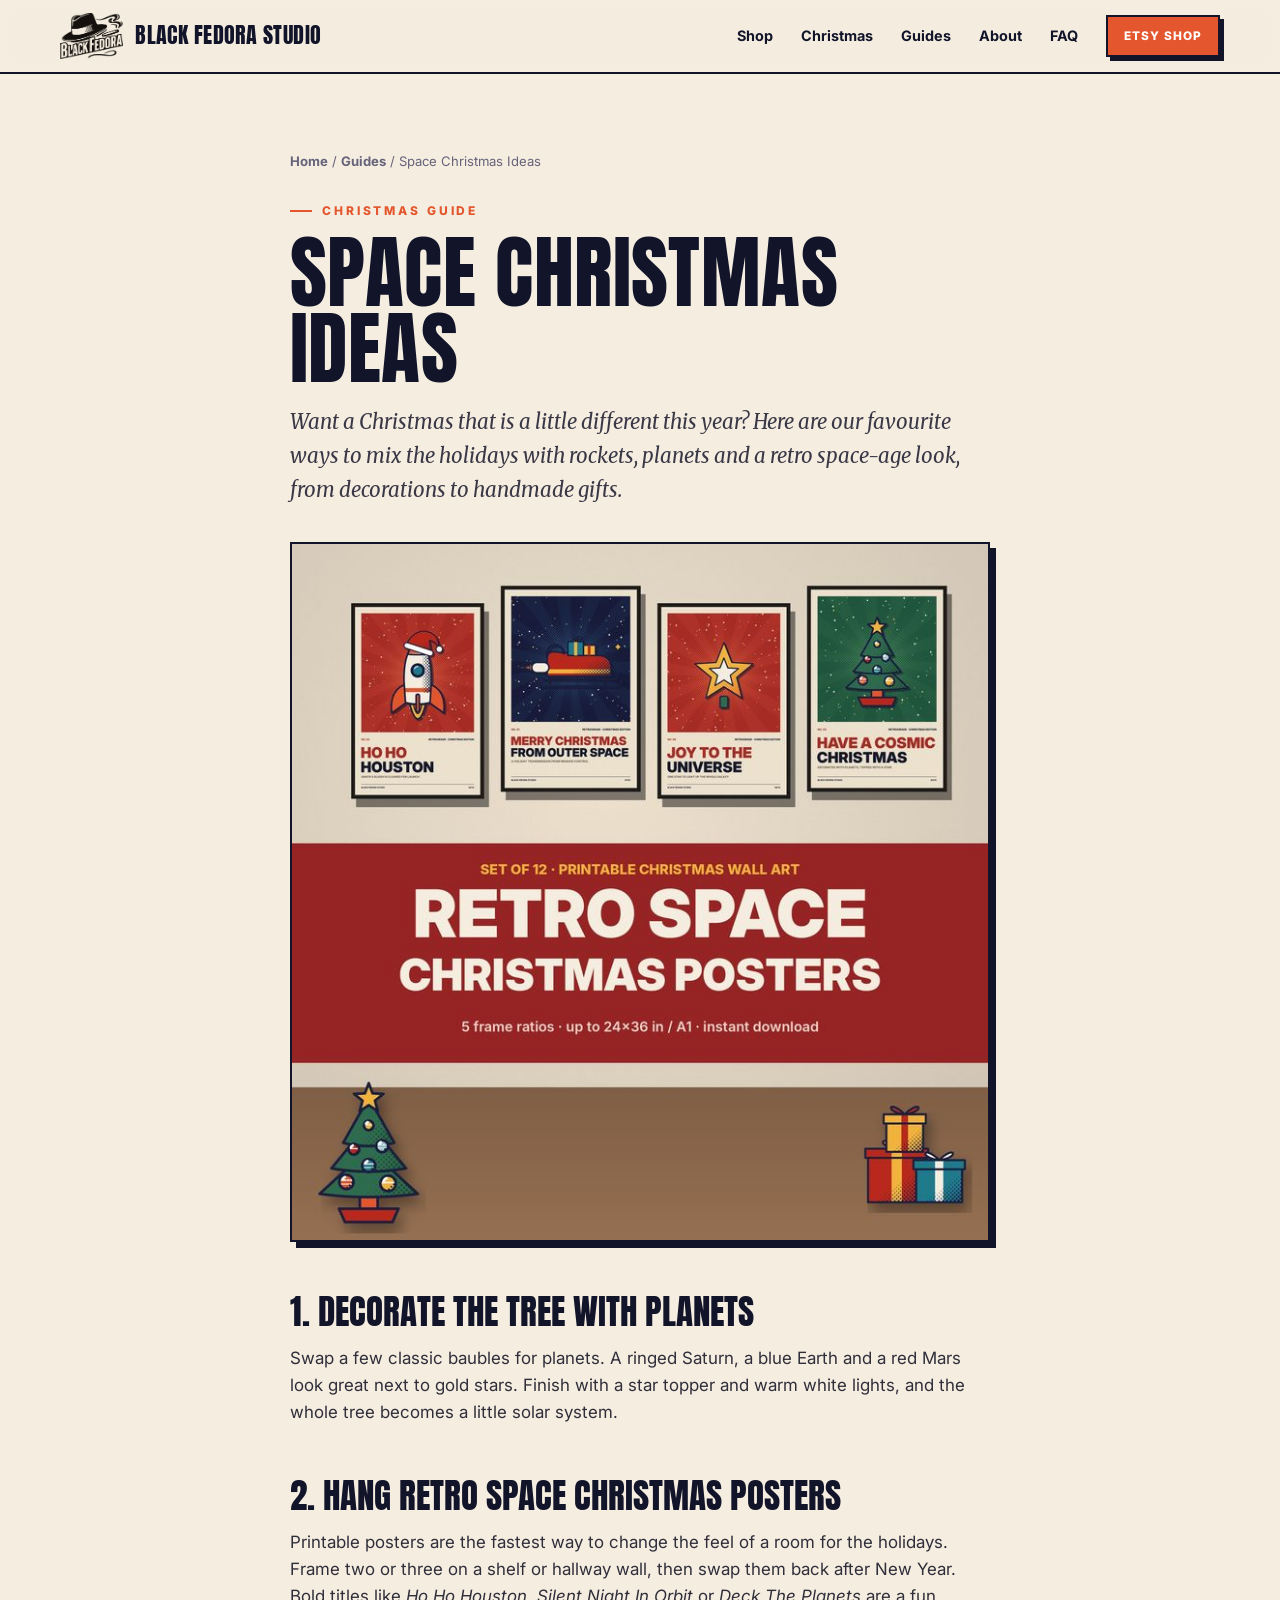
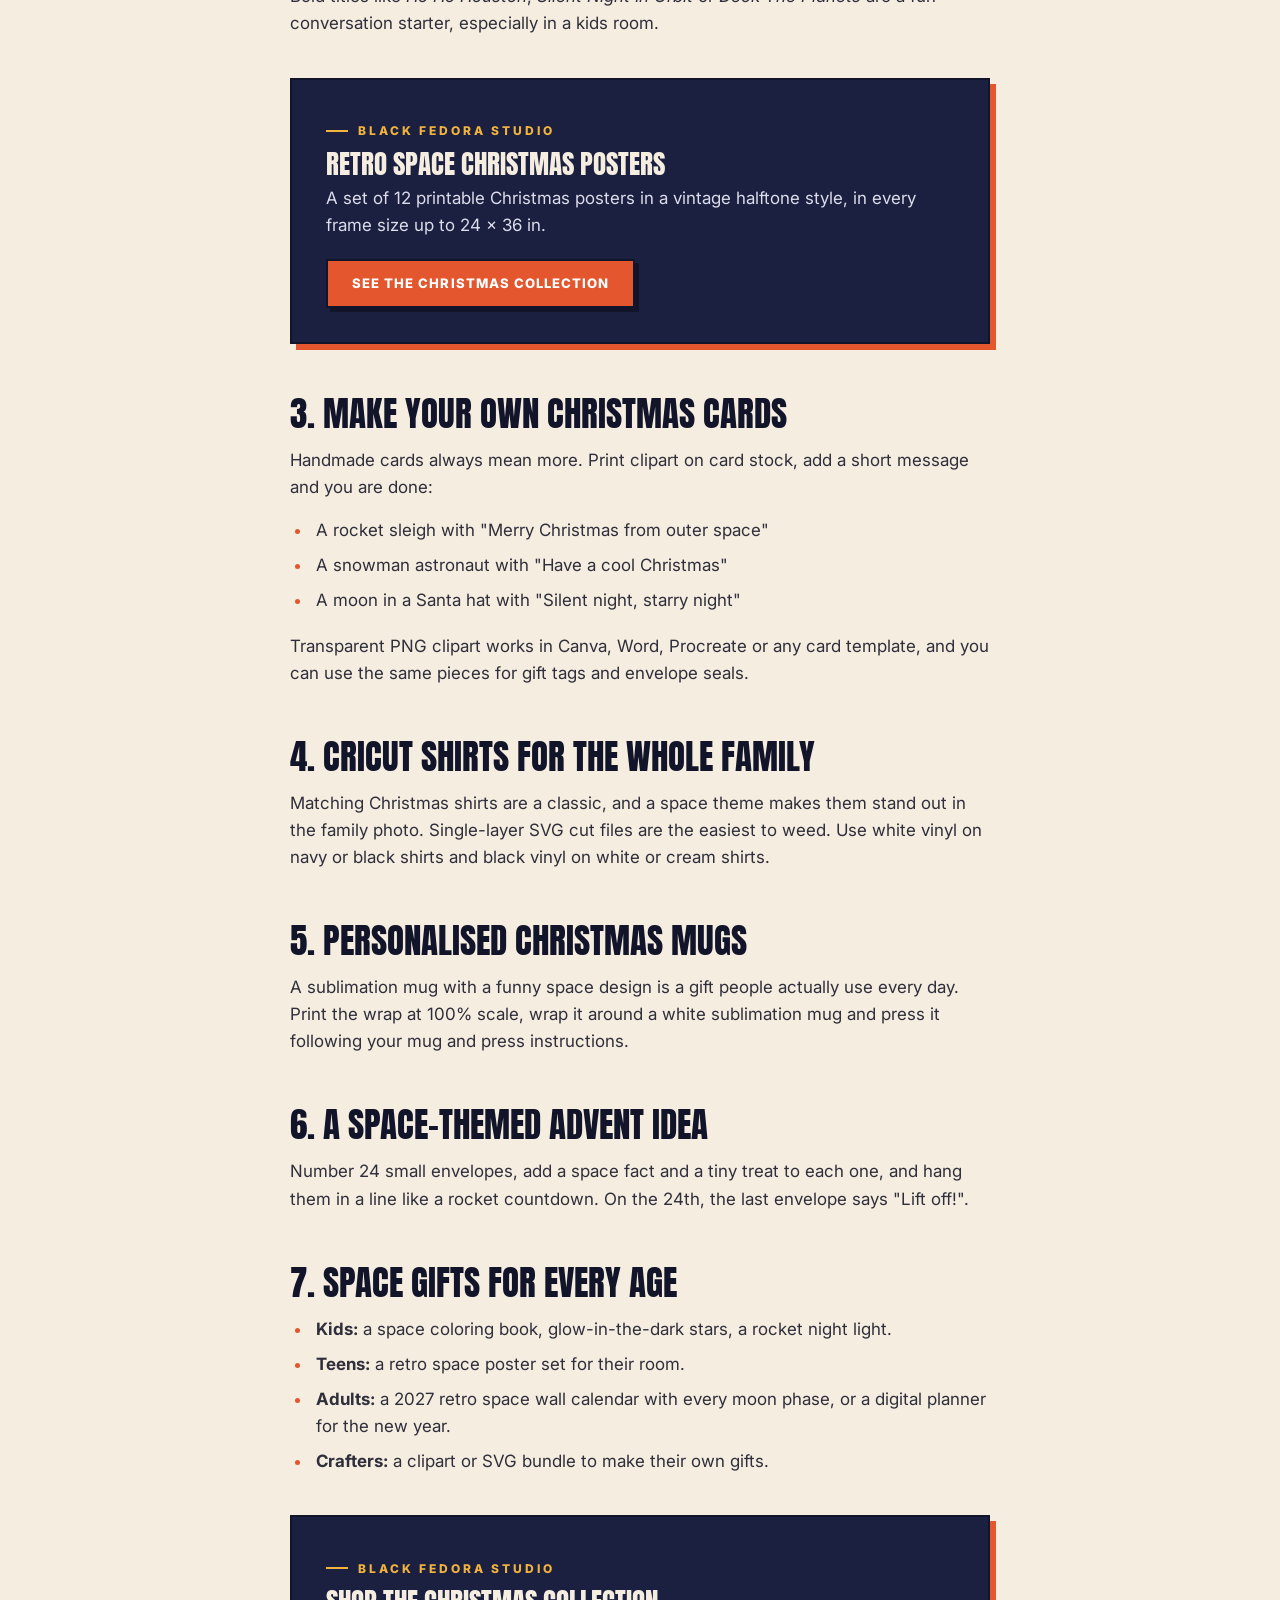
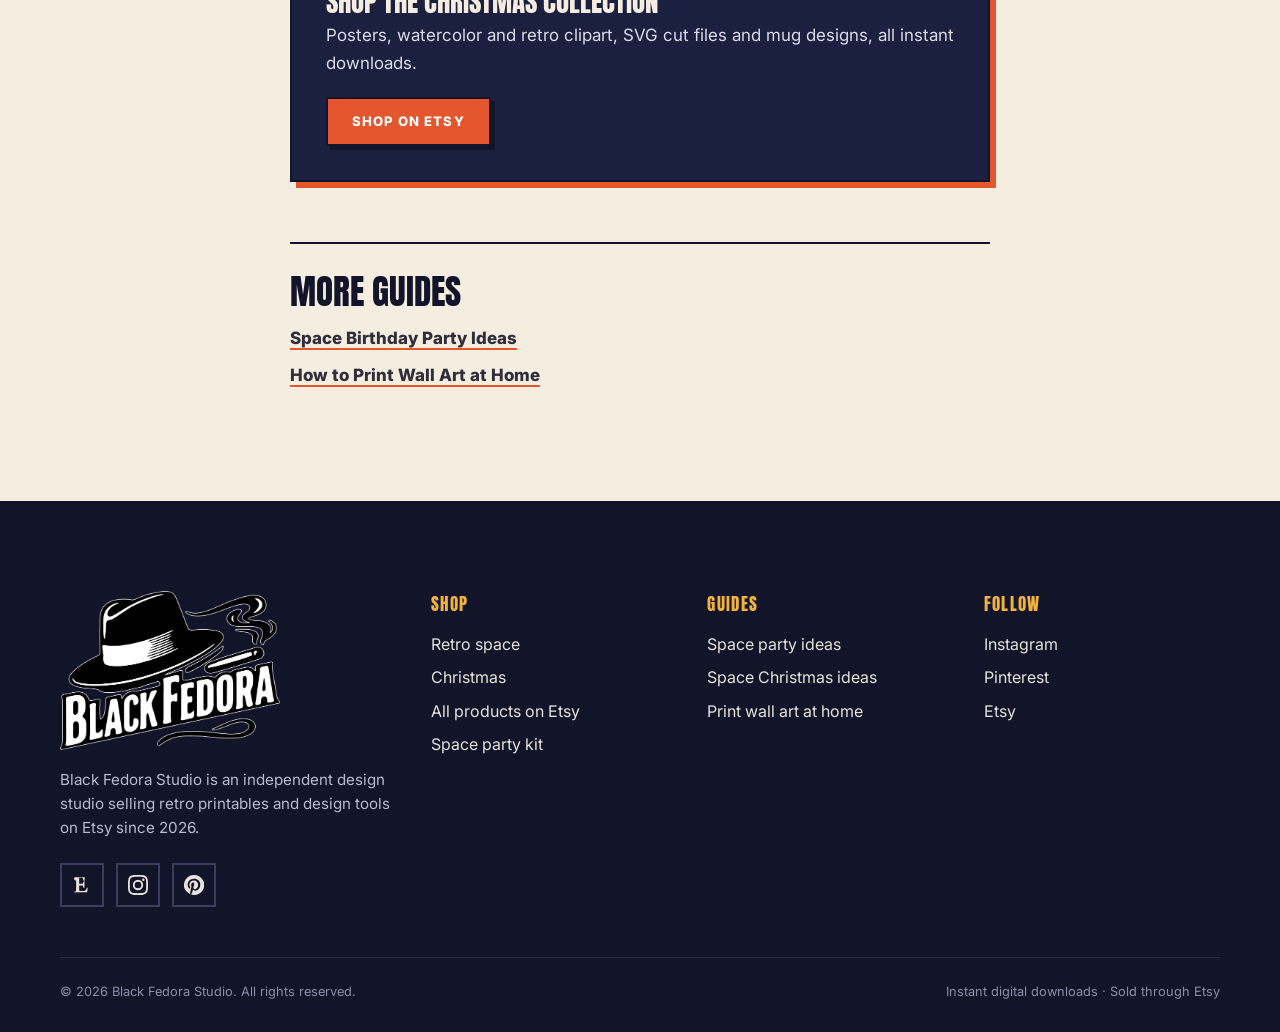
<file: space-christmas-ideas.html>
<!doctype html>
<html lang="en">
<head>
<meta charset="utf-8">
<meta name="viewport" content="width=device-width, initial-scale=1, viewport-fit=cover">
<title>Space Christmas Ideas: Retro Decor, DIY Cards, Mugs & Gifts | Black Fedora Studio</title>
<meta name="description" content="Fun outer space Christmas ideas: planet ornaments, retro space Christmas posters, DIY cards with clipart, Cricut family shirts, sublimation mugs and space gifts.">
<meta name="author" content="Black Fedora Studio">
<meta name="robots" content="index, follow, max-image-preview:large">
<link rel="canonical" href="https://blackfedorastudio.github.io/space-christmas-ideas.html">
<meta name="theme-color" content="#1B2040">
<meta property="og:site_name" content="Black Fedora Studio">
<meta property="og:type" content="article">
<meta property="og:title" content="Space Christmas Ideas: Retro Decor, DIY Cards, Mugs & Gifts | Black Fedora Studio">
<meta property="og:description" content="Fun outer space Christmas ideas: planet ornaments, retro space Christmas posters, DIY cards with clipart, Cricut family shirts, sublimation mugs and space gifts.">
<meta property="og:url" content="https://blackfedorastudio.github.io/space-christmas-ideas.html">
<meta property="og:image" content="https://blackfedorastudio.github.io/img/og.jpg">
<meta property="og:image:width" content="1200"><meta property="og:image:height" content="630">
<meta property="og:image:alt" content="Black Fedora Studio retro printables">
<meta property="og:locale" content="en_US">
<meta name="twitter:card" content="summary_large_image">
<meta name="twitter:title" content="Space Christmas Ideas: Retro Decor, DIY Cards, Mugs & Gifts | Black Fedora Studio">
<meta name="twitter:description" content="Fun outer space Christmas ideas: planet ornaments, retro space Christmas posters, DIY cards with clipart, Cricut family shirts, sublimation mugs and space gifts.">
<meta name="twitter:image" content="https://blackfedorastudio.github.io/img/og.jpg">
<link rel="icon" href="favicon.ico" sizes="any">
<link rel="icon" type="image/png" sizes="32x32" href="img/favicon-32.png">
<link rel="icon" type="image/png" sizes="192x192" href="img/icon-192.png">
<link rel="apple-touch-icon" href="img/apple-touch-icon.png">
<link rel="manifest" href="site.webmanifest">
<link rel="preload" href="fonts/anton.woff" as="font" type="font/woff" crossorigin>
<link rel="preconnect" href="https://fonts.googleapis.com"><link rel="preconnect" href="https://fonts.gstatic.com" crossorigin>
<link href="https://fonts.googleapis.com/css2?family=Inter:wght@400;600;700;800&display=swap" rel="stylesheet">
<link rel="stylesheet" href="style.css">
<script type="application/ld+json">{"@context": "https://schema.org", "@type": "OnlineStore", "@id": "https://blackfedorastudio.github.io/#org", "name": "Black Fedora Studio", "alternateName": ["BlackFedoraStudio", "Black Fedora"], "url": "https://blackfedorastudio.github.io/", "logo": "https://blackfedorastudio.github.io/img/icon-512.png", "image": "https://blackfedorastudio.github.io/img/og.jpg", "description": "Black Fedora Studio is an independent design studio and Etsy seller since 2026, selling instant digital downloads: printable calendars, digital planners, wall art, party printables, Christmas designs, clipart, SVG cut files and halftone brushes.", "foundingDate": "2026-11", "slogan": "Printables with a retro soul", "sameAs": ["https://www.etsy.com/shop/BlackFedoraStudio", "https://www.instagram.com/blackfedora.studio/", "https://gr.pinterest.com/bfedorastudio/"], "knowsAbout": ["Printable wall art", "2027 printable calendar", "Digital planner", "GoodNotes planner", "Space birthday party printables", "Christmas printables", "Clipart", "SVG cut files", "Sublimation designs", "Procreate brushes", "Halftone textures"]}</script><script type="application/ld+json">{"@context": "https://schema.org", "@type": "Article", "headline": "Space Christmas Ideas", "description": "Fun outer space Christmas ideas: planet ornaments, retro space Christmas posters, DIY cards with clipart, Cricut family shirts, sublimation mugs and space gifts.", "image": ["https://blackfedorastudio.github.io/img/xmas_posters.jpg"], "datePublished": "2026-11-10", "dateModified": "2026-11-10", "author": {"@type": "Organization", "name": "Black Fedora Studio", "url": "https://blackfedorastudio.github.io/"}, "publisher": {"@id": "https://blackfedorastudio.github.io/#org"}, "mainEntityOfPage": "https://blackfedorastudio.github.io/space-christmas-ideas.html", "inLanguage": "en"}</script><script type="application/ld+json">{"@context": "https://schema.org", "@type": "BreadcrumbList", "itemListElement": [{"@type": "ListItem", "position": 1, "name": "Home", "item": "https://blackfedorastudio.github.io/"}, {"@type": "ListItem", "position": 2, "name": "Guides", "item": "https://blackfedorastudio.github.io/#guides"}, {"@type": "ListItem", "position": 3, "name": "Space Christmas Ideas", "item": "https://blackfedorastudio.github.io/space-christmas-ideas.html"}]}</script>
</head>
<body>
<a class="skip" href="#main">Skip to content</a>
<header class="top"><div class="wrap nav">
 <a class="brand" href="./" aria-label="Black Fedora Studio home"><img src="img/logo.png" alt="Black Fedora Studio logo" width="64" height="46"><span>Black Fedora Studio</span></a>
 <input type="checkbox" id="nav-toggle" aria-label="Open menu">
 <label class="burger" for="nav-toggle" aria-label="Menu"><span></span></label>
 <nav class="drawer" aria-label="Main"><ul class="menu"><li><a href="./#shop">Shop</a></li><li><a href="./#christmas">Christmas</a></li><li><a href="./#guides">Guides</a></li><li><a href="./#about">About</a></li><li><a href="./#faq">FAQ</a></li></ul>
 <a class="btn" href="https://www.etsy.com/shop/BlackFedoraStudio" target="_blank" rel="noopener">Visit our Etsy shop</a></nav>
 <a class="btn" href="https://www.etsy.com/shop/BlackFedoraStudio" target="_blank" rel="noopener">Etsy shop</a>
</div></header>
<main id="main">
<article class="article">
 <nav class="crumbs" aria-label="Breadcrumb"><a href="./">Home</a> / <a href="./#guides">Guides</a> / Space Christmas Ideas</nav>
 <span class="kicker">Christmas guide</span>
 <h1 class="display">Space Christmas Ideas</h1>
 <p class="lead">Want a Christmas that is a little different this year? Here are our favourite ways to mix the holidays with rockets, planets and a retro space-age look, from decorations to handmade gifts.</p>
 <figure><img src="img/xmas_posters.jpg" alt="Space Christmas Ideas" width="720" height="720"></figure>
 <h2>1. Decorate the tree with planets</h2>
<p>Swap a few classic baubles for planets. A ringed Saturn, a blue Earth and a red Mars look great next to gold stars. Finish with a star topper and warm white lights, and the whole tree becomes a little solar system.</p>
<h2>2. Hang retro space Christmas posters</h2>
<p>Printable posters are the fastest way to change the feel of a room for the holidays. Frame two or three on a shelf or hallway wall, then swap them back after New Year. Bold titles like <i>Ho Ho Houston</i>, <i>Silent Night In Orbit</i> or <i>Deck The Planets</i> are a fun conversation starter, especially in a kids room.</p>
<div class="callout"><div class="kicker">Black Fedora Studio</div><h3>Retro Space Christmas Posters</h3><p>A set of 12 printable Christmas posters in a vintage halftone style, in every frame size up to 24 x 36 in.</p><a class="btn" href="https://www.etsy.com/shop/BlackFedoraStudio" target="_blank" rel="noopener">See the Christmas collection</a></div>
<h2>3. Make your own Christmas cards</h2>
<p>Handmade cards always mean more. Print clipart on card stock, add a short message and you are done:</p>
<ul><li>A rocket sleigh with "Merry Christmas from outer space"</li>
<li>A snowman astronaut with "Have a cool Christmas"</li>
<li>A moon in a Santa hat with "Silent night, starry night"</li></ul>
<p>Transparent PNG clipart works in Canva, Word, Procreate or any card template, and you can use the same pieces for gift tags and envelope seals.</p>
<h2>4. Cricut shirts for the whole family</h2>
<p>Matching Christmas shirts are a classic, and a space theme makes them stand out in the family photo. Single-layer SVG cut files are the easiest to weed. Use white vinyl on navy or black shirts and black vinyl on white or cream shirts.</p>
<h2>5. Personalised Christmas mugs</h2>
<p>A sublimation mug with a funny space design is a gift people actually use every day. Print the wrap at 100% scale, wrap it around a white sublimation mug and press it following your mug and press instructions.</p>
<h2>6. A space-themed advent idea</h2>
<p>Number 24 small envelopes, add a space fact and a tiny treat to each one, and hang them in a line like a rocket countdown. On the 24th, the last envelope says "Lift off!".</p>
<h2>7. Space gifts for every age</h2>
<ul><li><b>Kids:</b> a space coloring book, glow-in-the-dark stars, a rocket night light.</li>
<li><b>Teens:</b> a retro space poster set for their room.</li>
<li><b>Adults:</b> a 2027 retro space wall calendar with every moon phase, or a digital planner for the new year.</li>
<li><b>Crafters:</b> a clipart or SVG bundle to make their own gifts.</li></ul>
<div class="callout"><div class="kicker">Black Fedora Studio</div><h3>Shop the Christmas collection</h3><p>Posters, watercolor and retro clipart, SVG cut files and mug designs, all instant downloads.</p><a class="btn" href="https://www.etsy.com/shop/BlackFedoraStudio" target="_blank" rel="noopener">Shop on Etsy</a></div>
 <aside class="related"><h2>More guides</h2><ul><li><a href="space-birthday-party-ideas.html">Space Birthday Party Ideas</a></li><li><a href="how-to-print-wall-art-at-home.html">How to Print Wall Art at Home</a></li></ul></aside>
</article></main>
<footer><div class="wrap">
 <div class="foot">
  <div><img class="logo" src="img/logo-white.png" alt="Black Fedora Studio" width="220" height="160">
   <p>Black Fedora Studio is an independent design studio selling retro printables and design tools on Etsy since 2026.</p>
   <div class="social">
    <a href="https://www.etsy.com/shop/BlackFedoraStudio" target="_blank" rel="noopener" aria-label="Black Fedora Studio on Etsy"><svg viewBox="0 0 24 24" aria-hidden="true"><path d="M8.6 4.5v6.2s2.2 0 3.3-.1c.9-.1 1.4-.6 1.5-1.3l.4-1.6h1.3l-.2 3.8.1 3.9h-1.3l-.3-1.4c-.3-1.1-.9-1.3-1.5-1.4-.8-.1-3.3-.1-3.3-.1v5.3c0 1 .5 1.5 1.7 1.5h3.6c1.1 0 2.3-.1 3-1.8l.9-2.1h1.1c-.1.5-.6 4.6-.7 5.5 0 0-4.2-.1-6-.1H6.1l-3.4.1v-.9l1.1-.2c.8-.2 1-.3 1.1-1 0 0 .1-2.2.1-5.8s0-5.8-.1-5.8c-.1-.7-.3-.9-1.1-1l-1.1-.2V2.7l3.4.1h6.1c1.2 0 3.2-.2 3.2-.2s-.1 1.3-.3 4.4h-1.2l-.4-1.6c-.4-1.7-1-2-2.3-2H9.1c-.4 0-.5.1-.5 1.1z"/></svg></a>
    <a href="https://www.instagram.com/blackfedora.studio/" target="_blank" rel="noopener" aria-label="Black Fedora Studio on Instagram"><svg viewBox="0 0 24 24" aria-hidden="true"><path d="M12 2.2c3.2 0 3.6 0 4.8.1 3.3.1 4.8 1.7 4.9 4.9.1 1.3.1 1.6.1 4.8s0 3.6-.1 4.8c-.1 3.2-1.7 4.8-4.9 4.9-1.3.1-1.6.1-4.8.1s-3.6 0-4.8-.1c-3.3-.1-4.8-1.7-4.9-4.9C2.2 15.6 2.2 15.2 2.2 12s0-3.6.1-4.8C2.4 3.9 3.9 2.4 7.2 2.3 8.4 2.2 8.8 2.2 12 2.2zM12 0C8.7 0 8.3 0 7.1.1 2.7.3.3 2.7.1 7.1 0 8.3 0 8.7 0 12s0 3.7.1 4.9c.2 4.4 2.6 6.8 7 7 1.2.1 1.6.1 4.9.1s3.7 0 4.9-.1c4.4-.2 6.8-2.6 7-7 .1-1.2.1-1.6.1-4.9s0-3.7-.1-4.9c-.2-4.4-2.6-6.8-7-7C15.7 0 15.3 0 12 0zm0 5.8a6.2 6.2 0 1 0 0 12.4 6.2 6.2 0 0 0 0-12.4zM12 16a4 4 0 1 1 0-8 4 4 0 0 1 0 8zm6.4-11.8a1.4 1.4 0 1 0 0 2.9 1.4 1.4 0 0 0 0-2.9z"/></svg></a>
    <a href="https://gr.pinterest.com/bfedorastudio/" target="_blank" rel="noopener" aria-label="Black Fedora Studio on Pinterest"><svg viewBox="0 0 24 24" aria-hidden="true"><path d="M12 0a12 12 0 0 0-4.4 23.2c-.1-.9-.2-2.4 0-3.4l1.4-6s-.4-.7-.4-1.8c0-1.7 1-2.9 2.2-2.9 1 0 1.5.8 1.5 1.7 0 1-.7 2.6-1 4-.3 1.2.6 2.2 1.8 2.2 2.1 0 3.8-2.2 3.8-5.5 0-2.9-2.1-4.9-5-4.9-3.4 0-5.4 2.6-5.4 5.2 0 1 .4 2.1.9 2.7.1.1.1.2.1.3l-.3 1.4c-.1.2-.2.3-.4.2-1.5-.7-2.4-2.9-2.4-4.6 0-3.8 2.7-7.2 7.9-7.2 4.1 0 7.3 2.9 7.3 6.9 0 4.1-2.6 7.4-6.2 7.4-1.2 0-2.4-.6-2.7-1.4l-.7 2.8c-.3 1-1 2.3-1.5 3.1A12 12 0 1 0 12 0z"/></svg></a>
   </div></div>
  <div><h4>Shop</h4><ul><li><a href="./#shop">Retro space</a></li><li><a href="./#christmas">Christmas</a></li><li><a href="https://www.etsy.com/shop/BlackFedoraStudio" target="_blank" rel="noopener">All products on Etsy</a></li><li><a href="https://www.etsy.com/listing/4614165206" target="_blank" rel="noopener">Space party kit</a></li></ul></div>
  <div><h4>Guides</h4><ul><li><a href="space-birthday-party-ideas.html">Space party ideas</a></li><li><a href="space-christmas-ideas.html">Space Christmas ideas</a></li><li><a href="how-to-print-wall-art-at-home.html">Print wall art at home</a></li></ul></div>
  <div><h4>Follow</h4><ul><li><a href="https://www.instagram.com/blackfedora.studio/" target="_blank" rel="noopener">Instagram</a></li><li><a href="https://gr.pinterest.com/bfedorastudio/" target="_blank" rel="noopener">Pinterest</a></li><li><a href="https://www.etsy.com/shop/BlackFedoraStudio" target="_blank" rel="noopener">Etsy</a></li></ul></div>
 </div>
 <div class="legal"><span>© 2026 Black Fedora Studio. All rights reserved.</span><span>Instant digital downloads · Sold through Etsy</span></div>
</div></footer>
</body>
</html>
</file>
<file: style.css>
@font-face{font-family:"Anton";src:url(fonts/anton.woff) format("woff");font-weight:400;font-display:swap}
@font-face{font-family:"Merriweather";src:url(fonts/merriweather-italic.woff) format("woff");font-style:italic;font-weight:400;font-display:swap}
:root{
 --navy:#1B2040;--navy-2:#232A52;--ink:#12142A;--cream:#F4EDE0;--paper:#EAE0CC;--orange:#E4572E;--orange-2:#C9461F;--gold:#F2B33D;--teal:#1F7A8C;--red:#8F2A24;--muted:#66637A;
 --display:"Anton",Impact,"Arial Narrow Bold",sans-serif;--serif:"Merriweather",Georgia,serif;--sans:Inter,system-ui,-apple-system,"Segoe UI",Roboto,sans-serif;
 --wrap:1240px;--gutter:clamp(16px,4vw,40px);--section:clamp(64px,9vw,120px);--radius:0;--shadow:6px 6px 0 var(--ink)}
*,*:before,*:after{box-sizing:border-box;margin:0;padding:0}
html{scroll-behavior:smooth;-webkit-text-size-adjust:100%;text-size-adjust:100%}
@media (min-width:1800px){html{font-size:18px}}
@media (min-width:2400px){html{font-size:22px}:root{--wrap:1600px}}
body{font-family:var(--sans);background:var(--cream);color:var(--ink);line-height:1.6;-webkit-font-smoothing:antialiased;overflow-x:hidden}
img{max-width:100%;height:auto;display:block}
a{color:inherit}
:focus-visible{outline:3px solid var(--orange);outline-offset:3px}
.wrap{max-width:var(--wrap);margin:0 auto;padding:0 var(--gutter)}
.display{font-family:var(--display);font-weight:400;text-transform:uppercase;letter-spacing:.005em;line-height:.95}
.kicker{display:inline-flex;align-items:center;gap:10px;font-weight:800;font-size:.75rem;letter-spacing:.24em;text-transform:uppercase;color:var(--orange)}
.kicker:before{content:"";width:22px;height:2px;background:currentColor}
.serif{font-family:var(--serif);font-style:italic}
.skip{position:absolute;left:-9999px}.skip:focus{left:16px;top:16px;z-index:99;background:var(--ink);color:#fff;padding:10px 14px}
/* buttons */
.btn{display:inline-flex;align-items:center;justify-content:center;gap:10px;min-height:48px;background:var(--orange);color:#fff;text-decoration:none;font-weight:800;padding:12px 24px;border:2px solid var(--ink);box-shadow:4px 4px 0 var(--ink);text-transform:uppercase;letter-spacing:.08em;font-size:.82rem;transition:transform .12s ease,box-shadow .12s ease,background .12s}
.btn:hover{background:var(--orange-2);transform:translate(2px,2px);box-shadow:2px 2px 0 var(--ink)}
.btn.ghost{background:var(--cream);color:var(--ink)}
.btn.ghost:hover{background:#fff}
.btn svg{width:18px;height:18px}
/* header */
.top{position:sticky;top:0;z-index:50;background:rgba(244,237,224,.92);-webkit-backdrop-filter:saturate(1.4) blur(10px);backdrop-filter:saturate(1.4) blur(10px);border-bottom:2px solid var(--ink)}
.nav{display:flex;align-items:center;gap:28px;height:72px}
.brand{display:flex;align-items:center;gap:12px;text-decoration:none;margin-right:auto}
.brand img{height:46px;width:auto}
.brand span{font-family:var(--display);font-size:1.35rem;letter-spacing:.02em;text-transform:uppercase;line-height:1}
.menu{display:flex;gap:28px;list-style:none;font-weight:700;font-size:.9rem}
.menu a{text-decoration:none;padding:6px 0;border-bottom:2px solid transparent}
.menu a:hover{border-color:var(--orange)}
.nav .btn{min-height:42px;padding:8px 16px;font-size:.74rem}
.burger,#nav-toggle{display:none}
/* hero */
.hero{position:relative;overflow:hidden;background:var(--navy);color:var(--cream);border-bottom:2px solid var(--ink)}
.hero:before{content:"";position:absolute;inset:0;background:repeating-conic-gradient(from 0deg at 74% 55%,rgba(255,255,255,.04) 0 5deg,transparent 5deg 10deg)}
.hero:after{content:"";position:absolute;width:min(900px,90vw);aspect-ratio:1;right:-12%;top:50%;transform:translateY(-50%);border-radius:50%;background:radial-gradient(circle,rgba(228,87,46,.65) 1.7px,transparent 2.3px) 0 0/14px 14px;-webkit-mask:radial-gradient(circle,#000 28%,transparent 68%);mask:radial-gradient(circle,#000 28%,transparent 68%)}
.hero .wrap{position:relative;z-index:1;display:grid;grid-template-columns:1.05fr .95fr;gap:clamp(30px,5vw,70px);align-items:center;padding-top:clamp(56px,8vw,110px);padding-bottom:clamp(64px,9vw,120px)}
.hero .kicker{color:var(--gold)}
.hero h1{font-size:clamp(3rem,8.2vw,7.4rem);margin:18px 0 22px}
.hero h1 em{font-style:normal;color:var(--orange)}
.hero .lede{font-family:var(--serif);font-style:italic;font-size:clamp(1.05rem,1.6vw,1.3rem);line-height:1.6;max-width:540px;color:#DCDCEB;margin-bottom:32px}
.ctas{display:flex;gap:14px;flex-wrap:wrap}
.collage{position:relative;aspect-ratio:1/1;max-width:560px;width:100%;justify-self:end}
.collage img{position:absolute;width:60%;border:clamp(5px,.8vw,9px) solid var(--cream);box-shadow:10px 12px 0 rgba(0,0,0,.35)}
.collage img:nth-child(1){left:0;top:6%;transform:rotate(-7deg)}
.collage img:nth-child(2){right:0;top:0;transform:rotate(5deg)}
.collage img:nth-child(3){left:20%;bottom:0;transform:rotate(-1.5deg)}
/* trust strip */
.strip{background:var(--orange);color:#fff;border-bottom:2px solid var(--ink)}
.strip ul{list-style:none;display:flex;justify-content:space-between;gap:16px 30px;flex-wrap:wrap;padding:16px 0;font-weight:800;font-size:.78rem;letter-spacing:.14em;text-transform:uppercase}
.strip li{display:flex;align-items:center;gap:10px}
.strip li:before{content:"✦";color:var(--ink)}
/* sections */
section{padding:var(--section) 0}
.head{display:flex;justify-content:space-between;align-items:flex-end;gap:20px 40px;margin-bottom:clamp(28px,4vw,48px);flex-wrap:wrap}
.head h2{font-size:clamp(2.4rem,5.6vw,4.6rem);margin-top:12px}
.head p{max-width:460px;color:var(--muted);font-family:var(--serif);font-style:italic}
.grid{display:grid;grid-template-columns:repeat(4,minmax(0,1fr));gap:clamp(14px,2vw,26px)}
.card{background:#fff;border:2px solid var(--ink);box-shadow:var(--shadow);text-decoration:none;display:flex;flex-direction:column;transition:transform .15s ease,box-shadow .15s ease}
.card:hover{transform:translate(-3px,-3px);box-shadow:9px 9px 0 var(--ink)}
.card img{aspect-ratio:1;object-fit:cover;width:100%;border-bottom:2px solid var(--ink)}
.card .meta{padding:14px 16px 18px;display:flex;flex-direction:column;gap:4px;flex:1}
.card .tag{font-size:.68rem;font-weight:800;letter-spacing:.18em;text-transform:uppercase;color:var(--teal)}
.card h3{font-size:1.02rem;font-weight:800;line-height:1.3}
.card p{font-size:.88rem;color:var(--muted);line-height:1.5}
.card .go{margin-top:auto;padding-top:10px;font-size:.75rem;font-weight:800;letter-spacing:.12em;text-transform:uppercase;color:var(--orange)}
.xmas{background:var(--red);color:var(--cream);border-top:2px solid var(--ink);border-bottom:2px solid var(--ink);position:relative;overflow:hidden}
.xmas:before{content:"";position:absolute;inset:0;background:radial-gradient(circle,rgba(255,255,255,.16) 1.5px,transparent 2.1px) 0 0/22px 22px;-webkit-mask:linear-gradient(transparent 20%,#000);mask:linear-gradient(transparent 20%,#000)}
.xmas .wrap{position:relative}
.xmas .kicker{color:var(--gold)}
.xmas .head p{color:#F4D6CB}
.xmas .card{color:var(--ink)}
.xmas .card .tag{color:var(--red)}
.guides{background:var(--paper);border-bottom:2px solid var(--ink)}
.cards3{display:grid;grid-template-columns:repeat(3,minmax(0,1fr));gap:clamp(16px,2.2vw,28px)}
.cards3 .card img{aspect-ratio:4/3;object-position:center top}
/* about */
.about .wrap.steps-wrap{display:block}
.about .wrap{display:grid;grid-template-columns:1fr 1fr;gap:clamp(30px,5vw,70px);align-items:center}
.about h2{font-size:clamp(2.4rem,5vw,4.2rem);margin:12px 0 22px}
.about p{margin-bottom:16px;color:#2F2E3A;font-size:1.04rem}
.about .facts{display:grid;grid-template-columns:repeat(3,1fr);border:2px solid var(--ink);margin-top:26px;background:#fff}
.about .facts div{padding:16px 14px;border-right:2px solid var(--ink)}
.about .facts div:last-child{border-right:0}
.about .facts b{display:block;font-family:var(--display);font-size:1.7rem;font-weight:400;line-height:1;color:var(--orange)}
.about .facts span{font-size:.75rem;font-weight:700;letter-spacing:.08em;text-transform:uppercase;color:var(--muted)}
.about figure img{border:2px solid var(--ink);box-shadow:8px 8px 0 var(--ink)}
.steps{display:grid;grid-template-columns:repeat(3,1fr);gap:clamp(20px,3vw,40px);margin-top:clamp(50px,7vw,90px)}
.step{border-top:3px solid var(--ink);padding-top:18px}
.step b{font-family:var(--display);font-weight:400;font-size:2.4rem;color:var(--orange);line-height:1}
.step h3{margin:8px 0 4px;font-size:1.08rem}
.step p{color:var(--muted);font-size:.95rem}
/* faq */
.faq-wrap{max-width:900px}
.faq details{border-top:2px solid var(--ink);padding:20px 0}
.faq details:last-child{border-bottom:2px solid var(--ink)}
.faq summary{font-weight:800;cursor:pointer;font-size:1.06rem;list-style:none;display:flex;justify-content:space-between;gap:20px;align-items:center}
.faq summary::-webkit-details-marker{display:none}
.faq summary:after{content:"+";font-family:var(--display);font-size:1.6rem;color:var(--orange);line-height:1;transition:transform .2s}
.faq details[open] summary:after{transform:rotate(45deg)}
.faq p{margin-top:12px;color:#3a3846;max-width:760px}
/* article */
.article{max-width:780px;margin:0 auto;padding:clamp(40px,6vw,80px) var(--gutter) clamp(60px,8vw,110px)}
.crumbs{font-size:.82rem;color:var(--muted);margin-bottom:22px}
.crumbs a{text-decoration:none;font-weight:700}
.crumbs a:hover{color:var(--orange)}
.article h1{font-size:clamp(2.6rem,7vw,5rem);margin:14px 0 20px}
.article .lead{font-family:var(--serif);font-style:italic;font-size:clamp(1.08rem,1.8vw,1.28rem);color:#3a3846;margin-bottom:34px;line-height:1.65}
.article h2{font-family:var(--display);font-weight:400;text-transform:uppercase;font-size:clamp(1.6rem,3.2vw,2.2rem);margin:52px 0 14px;line-height:1.05}
.article h3{font-size:1.15rem;margin:28px 0 6px}
.article p,.article li{font-size:1.06rem;color:#2F2E3A}
.article p{margin-bottom:16px}
.article ul,.article ol{margin:8px 0 18px 22px}
.article li{margin:8px 0;padding-left:4px}
.article li::marker{color:var(--orange);font-weight:800}
.article figure{margin:30px 0 10px}
.article figure img{border:2px solid var(--ink);box-shadow:var(--shadow);width:100%}
.callout{background:var(--navy);color:var(--cream);padding:clamp(22px,3vw,34px);border:2px solid var(--ink);box-shadow:6px 6px 0 var(--orange);margin:40px 0}
.callout .kicker{color:var(--gold)!important}
.callout h3{font-family:var(--display)!important;font-weight:400;text-transform:uppercase;font-size:1.7rem!important;margin:10px 0 6px!important;line-height:1.05}
.callout p{color:#DCDCEB!important;margin:6px 0 20px!important}
.related{border-top:2px solid var(--ink);margin-top:60px;padding-top:30px}
.related h2{margin-top:0}
.related ul{list-style:none;margin:0}
.related li{margin:10px 0;padding:0}
.related a{font-weight:800;text-decoration:none;border-bottom:2px solid var(--orange)}
/* footer */
footer{background:var(--ink);color:var(--cream);padding:clamp(56px,7vw,90px) 0 30px}
.foot{display:grid;grid-template-columns:1.4fr 1fr 1fr 1fr;gap:40px}
.foot .logo{height:auto;width:min(220px,60vw);margin-bottom:18px}
.foot p{color:#B9BAD0;font-size:.95rem;max-width:340px}
.foot h4{font-family:var(--display);font-weight:400;font-size:1.05rem;letter-spacing:.08em;text-transform:uppercase;color:var(--gold);margin-bottom:14px}
.foot ul{list-style:none}
.foot li{margin:8px 0}
.foot a{text-decoration:none;color:#E7E3DA}
.foot a:hover{color:var(--orange)}
.social{display:flex;gap:12px;margin-top:22px}
.social a{width:44px;height:44px;display:grid;place-items:center;border:2px solid #3A3D5C;transition:border-color .15s,background .15s}
.social a:hover{border-color:var(--orange);background:var(--orange)}
.social svg{width:20px;height:20px;fill:currentColor}
.legal{border-top:1px solid #2A2C47;margin-top:50px;padding-top:24px;display:flex;justify-content:space-between;gap:12px;flex-wrap:wrap;font-size:.8rem;color:#8C8DA8}
/* 404 */
.lost{text-align:center;min-height:60vh;display:grid;place-items:center}
/* responsive */
@media (max-width:1100px){.strip ul{display:grid;grid-template-columns:repeat(2,auto);justify-content:center;gap:10px 40px}.grid{grid-template-columns:repeat(3,minmax(0,1fr))}.foot{grid-template-columns:1fr 1fr}}
@media (max-width:900px){
 .menu,.nav>.btn{display:none}
 .burger{display:grid;place-items:center;width:48px;height:48px;border:2px solid var(--ink);background:var(--cream);cursor:pointer}
 .burger span,.burger span:before,.burger span:after{display:block;width:20px;height:2px;background:var(--ink);position:relative;transition:.2s}
 .burger span:before,.burger span:after{content:"";position:absolute;left:0}
 .burger span:before{top:-6px}.burger span:after{top:6px}
 #nav-toggle:checked~.burger span{background:transparent}
 #nav-toggle:checked~.burger span:before{top:0;transform:rotate(45deg)}
 #nav-toggle:checked~.burger span:after{top:0;transform:rotate(-45deg)}
 #nav-toggle:checked~.drawer{display:block}
 .drawer{display:none;position:absolute;left:0;right:0;top:100%;background:var(--cream);border-bottom:2px solid var(--ink);padding:10px var(--gutter) 24px}
 .drawer .menu{display:flex;flex-direction:column;gap:0;font-size:1.1rem}
 .drawer .menu a{display:block;padding:14px 0;border-bottom:1px solid #D8CDB8}
 .drawer .btn{display:flex;margin-top:18px;width:100%}
 .hero .wrap,.about .wrap{grid-template-columns:1fr}
 .collage{justify-self:center;max-width:460px}
 .cards3{grid-template-columns:1fr}
 .cards3 .card{flex-direction:row}
 .cards3 .card img{width:38%;aspect-ratio:1;border-bottom:0;border-right:2px solid var(--ink)}
 .steps{grid-template-columns:1fr}
}
@media (min-width:901px){.drawer{display:contents}.drawer .btn{display:none}}
@media (max-width:640px){
 .grid{grid-template-columns:repeat(2,minmax(0,1fr))}
 .card .meta{padding:10px 12px 14px}.card h3{font-size:.92rem}.card p{display:none}
 .strip ul{grid-template-columns:1fr;justify-items:center;font-size:.68rem}
 .brand span{font-size:1.1rem}.brand img{height:38px}
 .nav{height:64px}
 .foot{grid-template-columns:1fr}
 .about .facts b{font-size:1.35rem}
 .ctas .btn{flex:1 1 100%}
}
@media (max-width:340px){.brand span{display:none}}
@media (prefers-reduced-motion:reduce){*{transition:none!important;scroll-behavior:auto!important}}
@media print{.top,.strip,footer{display:none}}
</file>
